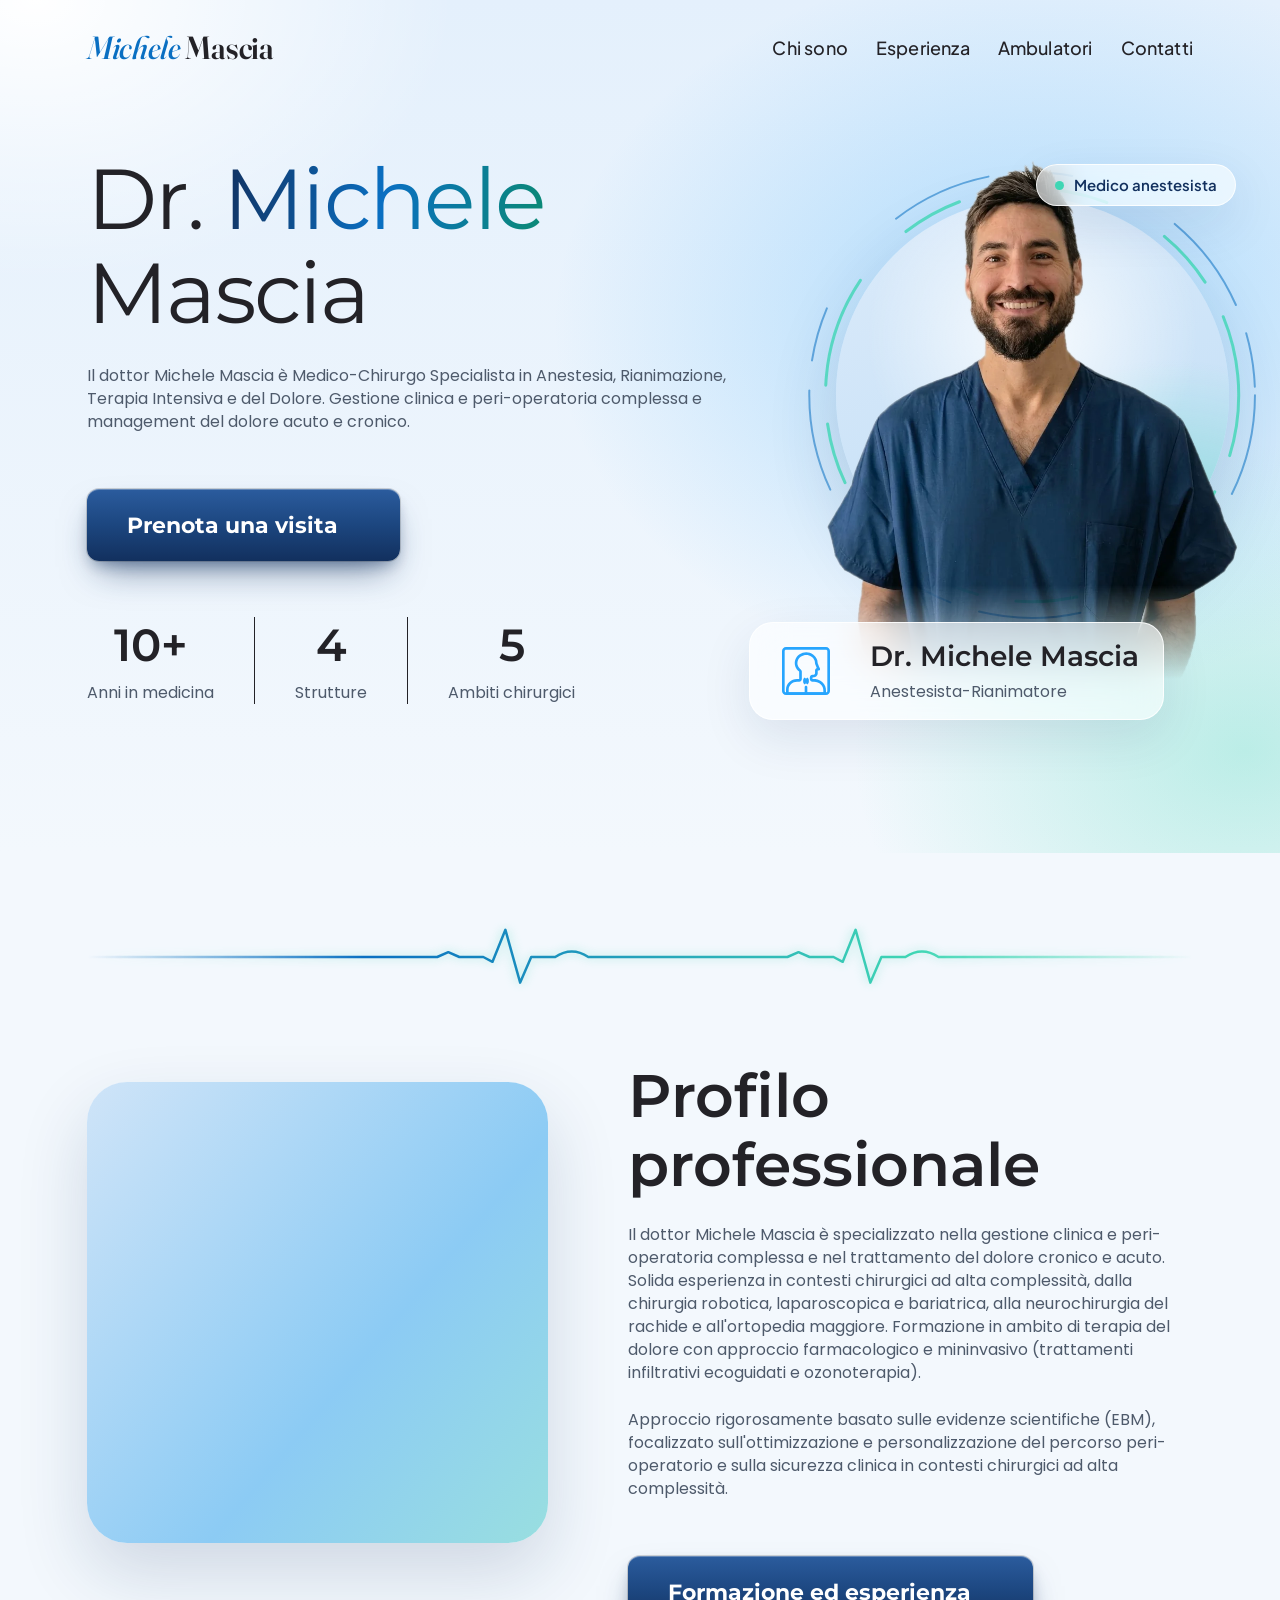
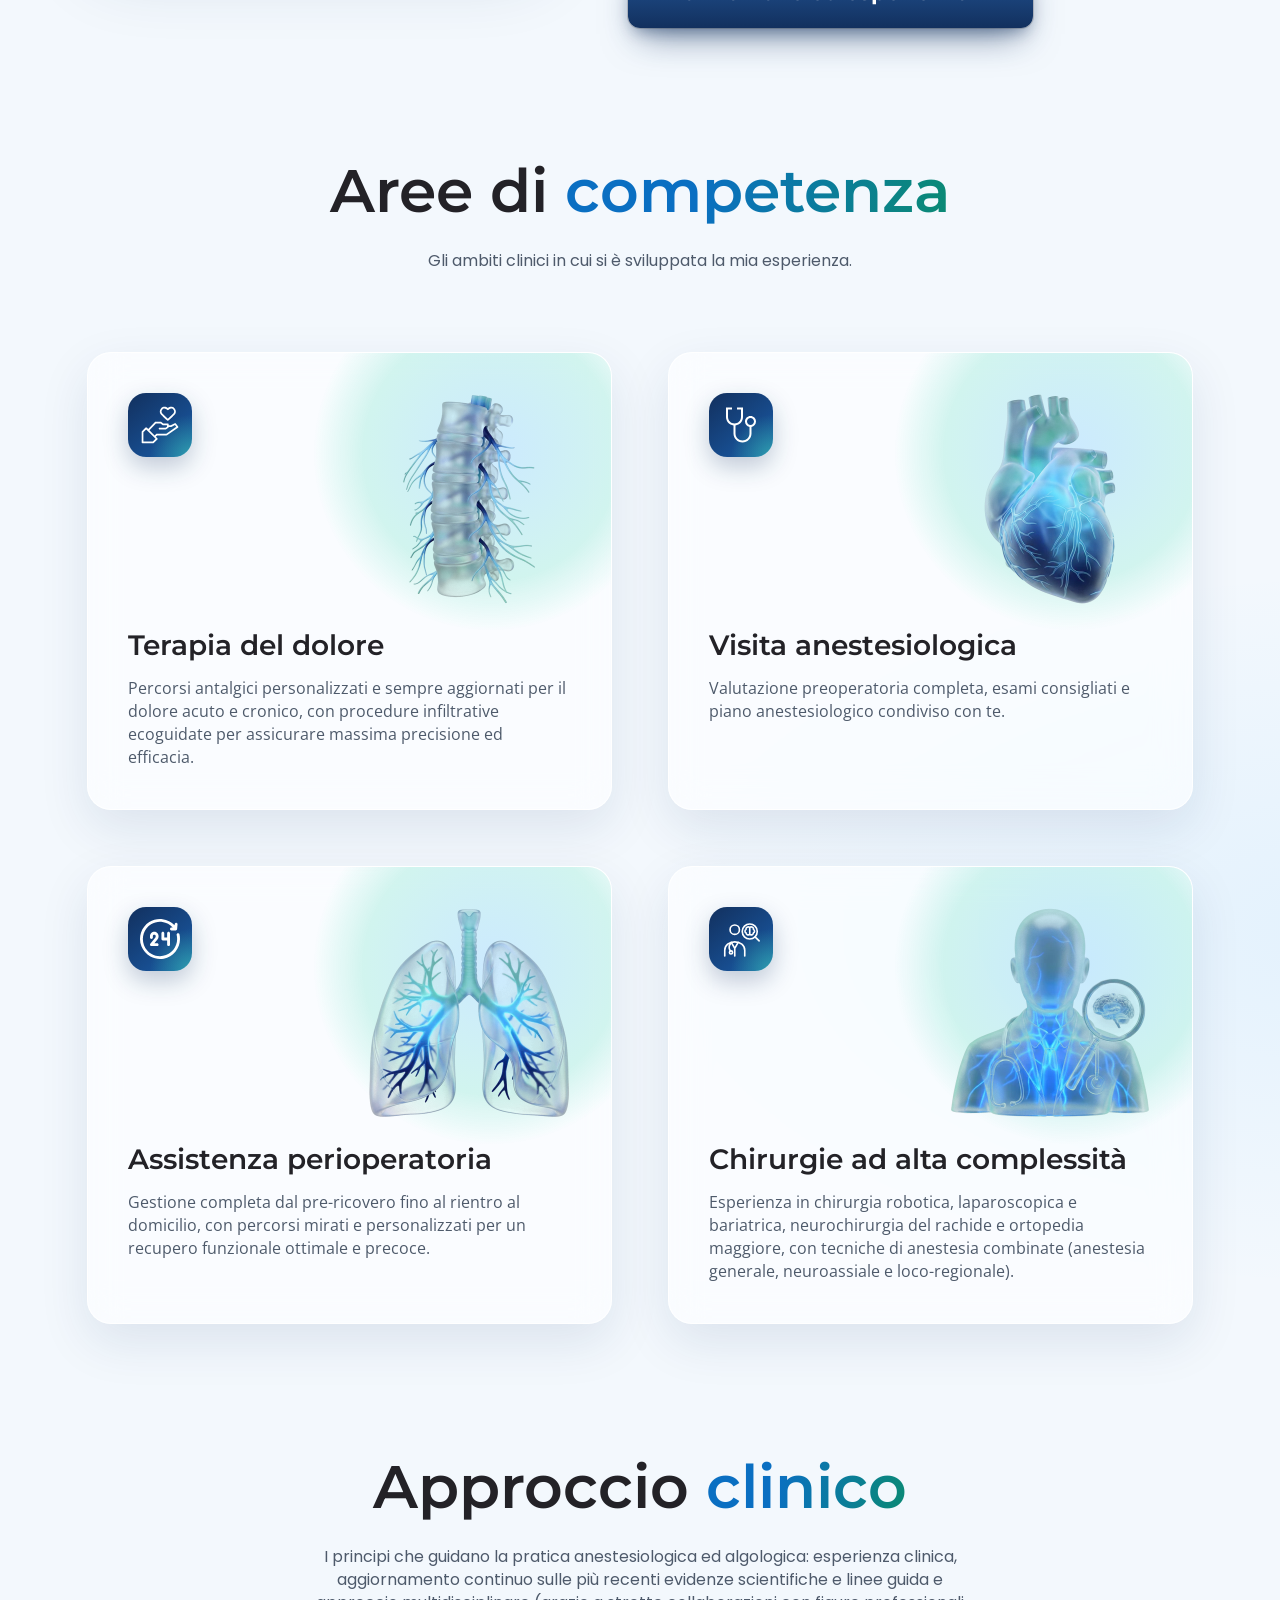
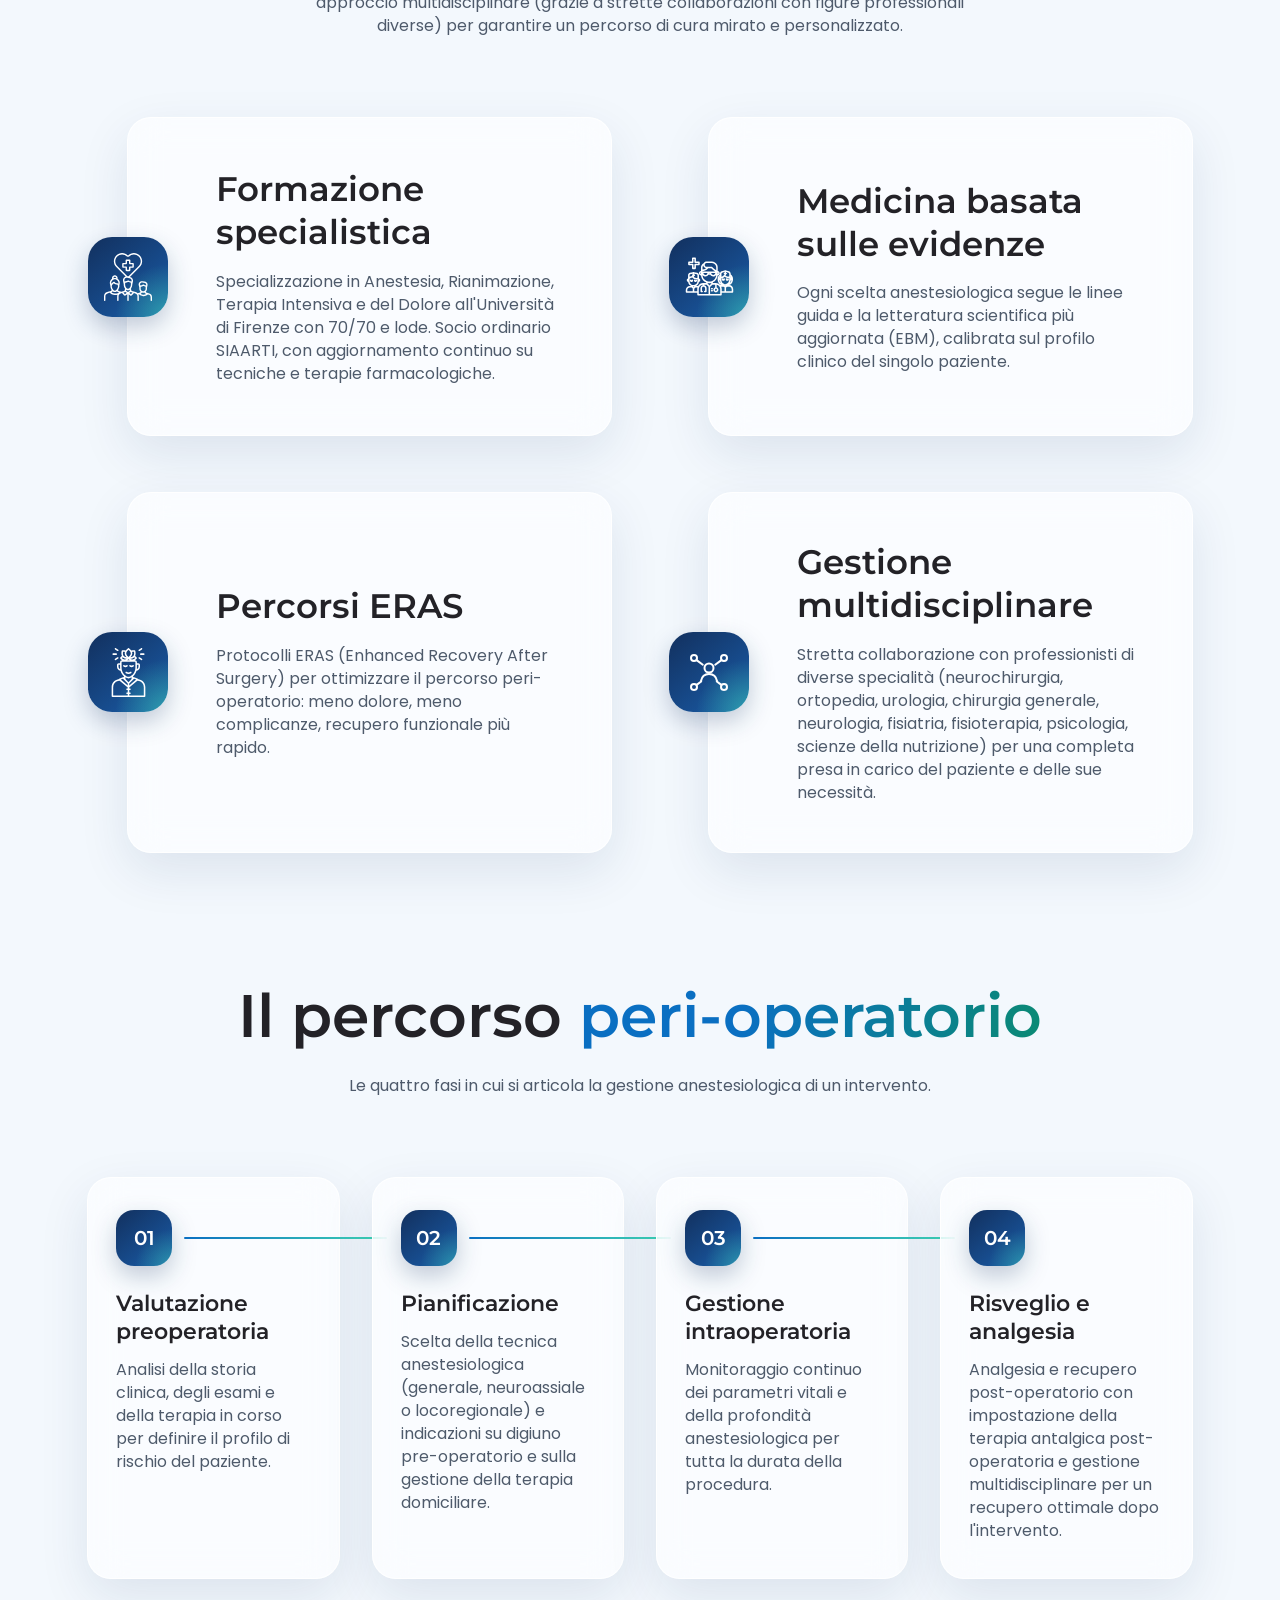
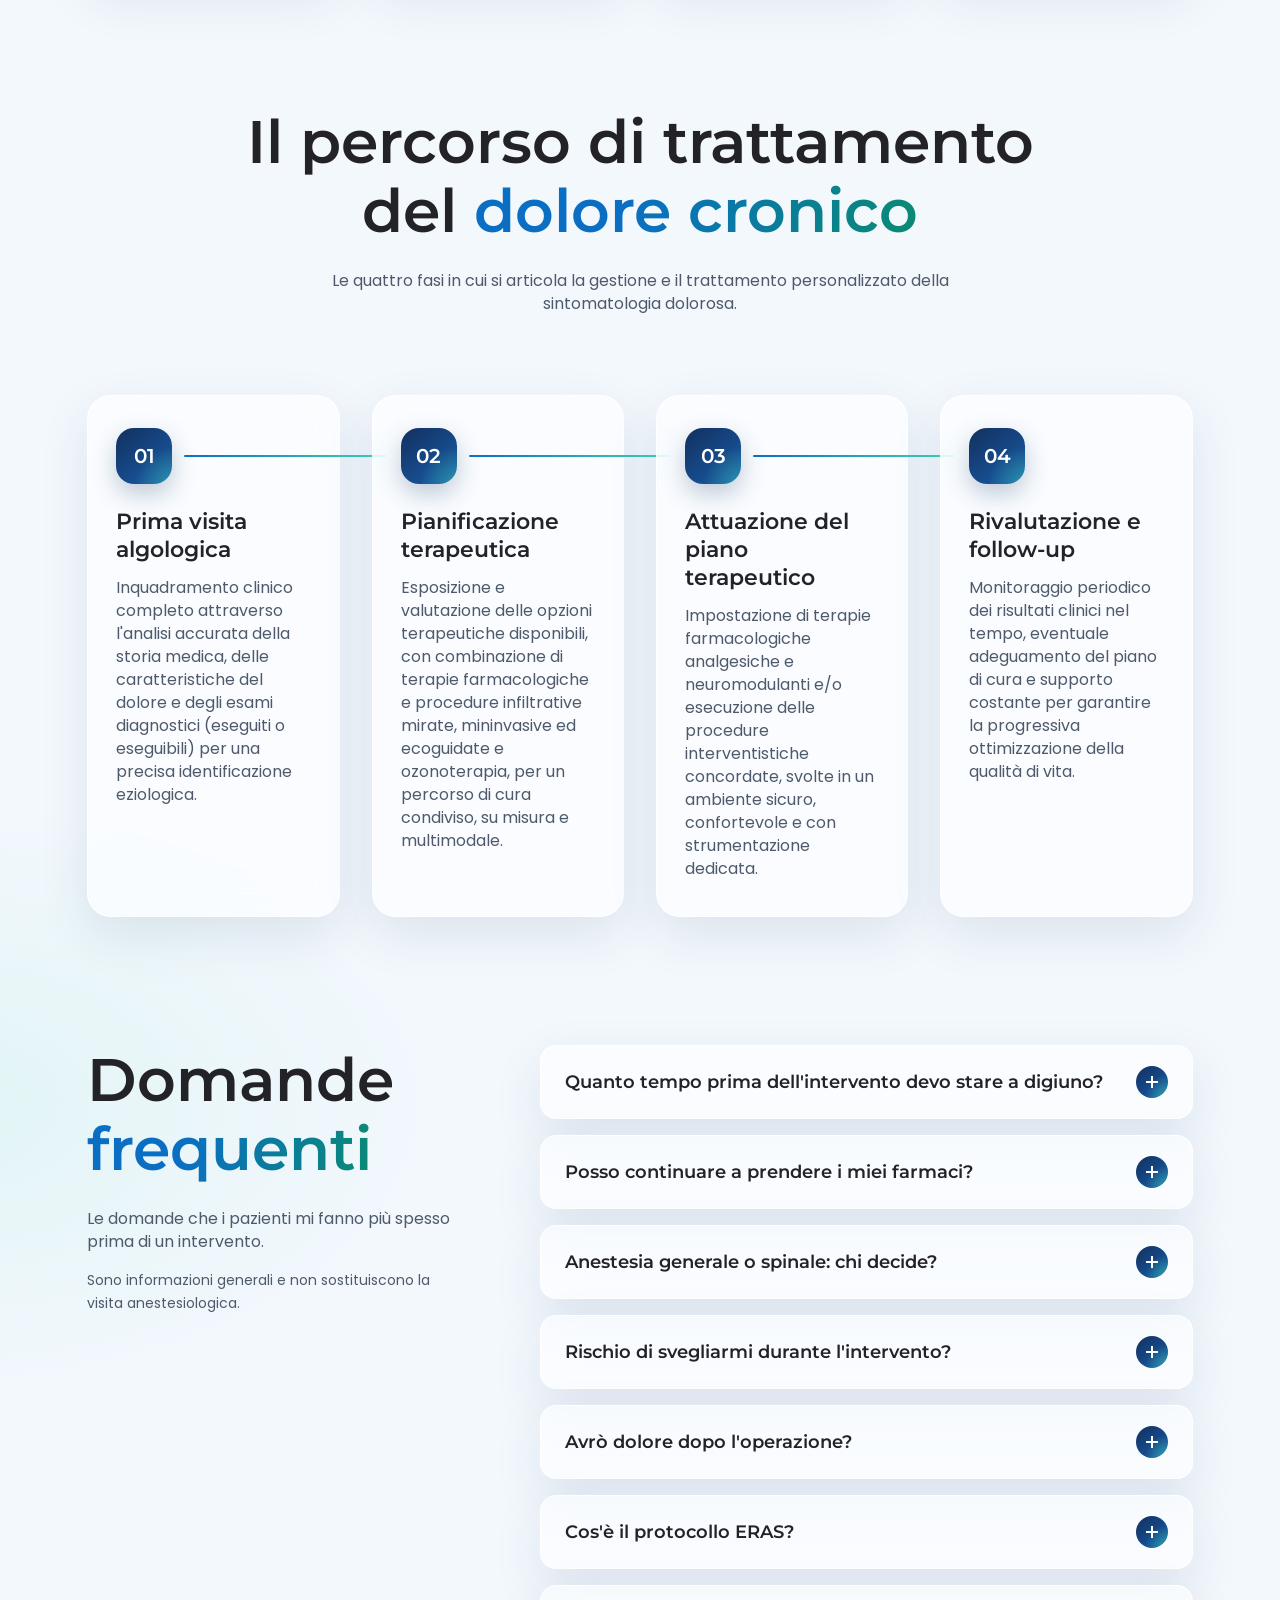
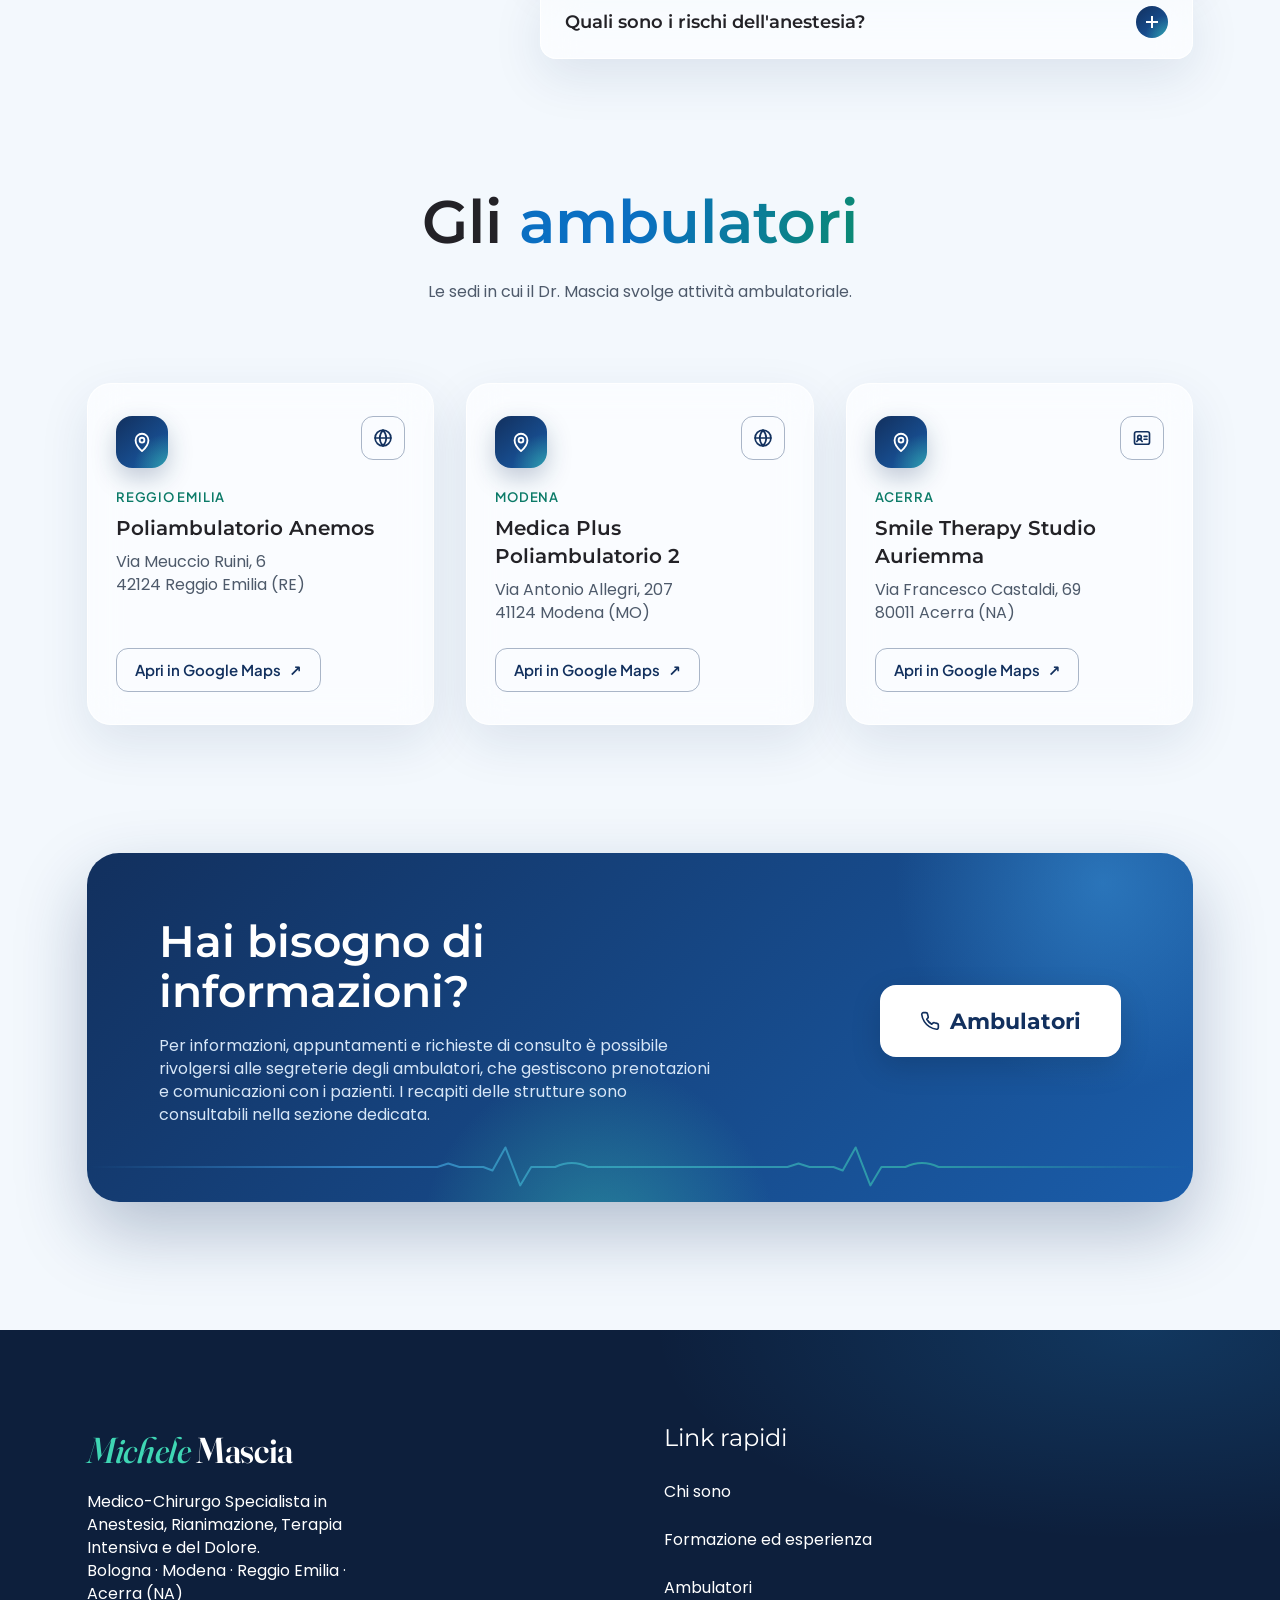
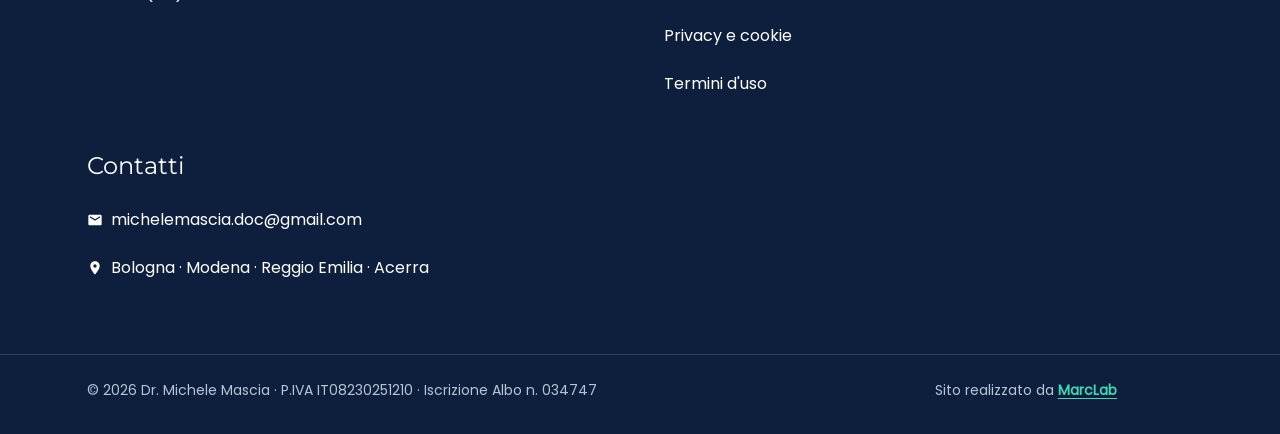
<file: index.html>
<!doctype html>
<html lang="it">
<head>
  <meta charset="utf-8">
  <meta name="viewport" content="width=device-width, initial-scale=1">
  <meta name="format-detection" content="telephone=no, email=no">
  <title>Dottor Michele Mascia | Anestesista-Rianimatore</title>
  <meta name="description" content="Dr. Michele Mascia, dottore specialista in Anestesia, Rianimazione, Terapia Intensiva e del Dolore. Chirurgia robotica, neurochirurgia e ortopedia maggiore.">
  <link rel="canonical" href="https://www.michelemascia.it/">
  <meta name="robots" content="index, follow">
  <meta name="theme-color" content="#12305E">

  <meta property="og:type" content="website">
  <meta property="og:locale" content="it_IT">
  <meta property="og:title" content="Dottor Michele Mascia | Anestesista-Rianimatore">
  <meta property="og:description" content="Dr. Michele Mascia, dottore specialista in Anestesia, Rianimazione, Terapia Intensiva e del Dolore. Chirurgia robotica, neurochirurgia e ortopedia maggiore.">
  <meta property="og:url" content="https://www.michelemascia.it/">
  <meta property="og:image" content="https://www.michelemascia.it/assets/img/michele-mascia-og.jpg">
  <meta property="og:image:alt" content="Il Dr. Michele Mascia in divisa medica">
  <meta property="og:image:width" content="1200">
  <meta property="og:image:height" content="630">
  <meta property="og:site_name" content="Dr. Michele Mascia">
  <meta name="twitter:card" content="summary_large_image">
  <meta name="twitter:image" content="https://www.michelemascia.it/assets/img/michele-mascia-og.jpg">

  <link rel="icon" href="favicon.svg" type="image/svg+xml">
  <link rel="icon" href="favicon.ico" sizes="48x48">
  <link rel="apple-touch-icon" href="apple-touch-icon.png">
  <link rel="preload" href="assets/fonts/montserrat-latin-e56e84.woff2" as="font" type="font/woff2" crossorigin>
  <link rel="preload" href="assets/fonts/poppins-latin-5a6413.woff2" as="font" type="font/woff2" crossorigin>
  <link rel="stylesheet" href="fonts.css">
  <link rel="stylesheet" href="styles.css">
  <script type="application/ld+json">
{
  "@context": "https://schema.org",
  "@type": "Physician",
  "name": "Dr. Michele Mascia",
  "alternateName": ["Dott. Michele Mascia", "Dottor Michele Mascia", "Dottore Michele Mascia", "Michele Mascia"],
  "medicalSpecialty": [
    "Anesthesia",
    "PainMedicine"
  ],
  "address": {
    "@type": "PostalAddress",
    "addressLocality": "Bologna",
    "addressRegion": "BO",
    "addressCountry": "IT"
  },
  "areaServed": [
    "Bologna",
    "Modena",
    "Reggio Emilia",
    "Acerra"
  ],
  "memberOf": {
    "@type": "Organization",
    "name": "SIAARTI"
  },
  "alumniOf": [
    {
      "@type": "CollegeOrUniversity",
      "name": "Università degli Studi di Firenze"
    },
    {
      "@type": "CollegeOrUniversity",
      "name": "Seconda Università di Napoli"
    }
  ],
  "url": "https://www.michelemascia.it/",
  "sameAs": [
    "https://www.grupposandonato.it/dottori/michele-mascia",
    "https://www.anemoscns.it/centro-medico/specialista/michele-mascia/"
  ],
  "image": [
    "https://www.michelemascia.it/assets/img/michele-mascia-profilo-1x1.jpg",
    "https://www.michelemascia.it/assets/img/michele-mascia-profilo-4x3.jpg",
    "https://www.michelemascia.it/assets/img/michele-mascia-profilo-16x9.jpg"
  ],
  "location": [
    {
      "@type": "MedicalClinic",
      "name": "Poliambulatorio Anemos",
      "url": "https://www.anemoscns.it/",
      "hasMap": "https://maps.app.goo.gl/2GRkThyEYUAiPACN7",
      "address": {
        "@type": "PostalAddress",
        "streetAddress": "Via Meuccio Ruini, 6",
        "postalCode": "42124",
        "addressLocality": "Reggio Emilia",
        "addressCountry": "IT"
      }
    },
    {
      "@type": "MedicalClinic",
      "name": "Medica Plus Poliambulatorio 2",
      "url": "https://www.medicaplus.it/",
      "hasMap": "https://maps.app.goo.gl/AveCn6s1imTVn1by8",
      "address": {
        "@type": "PostalAddress",
        "streetAddress": "Via Antonio Allegri, 207",
        "postalCode": "41124",
        "addressLocality": "Modena",
        "addressCountry": "IT"
      }
    },
    {
      "@type": "MedicalClinic",
      "name": "Smile Therapy Studio Auriemma",
      "hasMap": "https://maps.app.goo.gl/wtYGLZqLqUcjFcoJ7",
      "address": {
        "@type": "PostalAddress",
        "streetAddress": "Via Francesco Castaldi, 69",
        "postalCode": "80011",
        "addressLocality": "Acerra",
        "addressCountry": "IT"
      }
    }
  ]
}
  </script>
  <script type="application/ld+json">
{
  "@context": "https://schema.org",
  "@type": "FAQPage",
  "mainEntity": [
    {
      "@type": "Question",
      "name": "Quanto tempo prima dell'intervento devo stare a digiuno?",
      "acceptedAnswer": {
        "@type": "Answer",
        "text": "In genere niente cibo solido nelle 6 ore precedenti, mentre acqua e liquidi chiari (senza latte né polpa) sono consentiti fino a 2 ore prima. Le indicazioni precise per ogni caso vengono fornite durante la visita anestesiologica."
      }
    },
    {
      "@type": "Question",
      "name": "Posso continuare a prendere i miei farmaci?",
      "acceptedAnswer": {
        "@type": "Answer",
        "text": "Molti farmaci vanno presi regolarmente anche il giorno dell'intervento. Alcuni, come anticoagulanti, antiaggreganti e certi antidiabetici, vanno sospesi o modificati con tempi precisi. Porta alla visita l'elenco completo e non sospendere nulla di tua iniziativa."
      }
    },
    {
      "@type": "Question",
      "name": "Anestesia generale o spinale: chi decide?",
      "acceptedAnswer": {
        "@type": "Answer",
        "text": "La scelta dipende dal tipo di intervento, dalle tue condizioni di salute e anche dalle tue preferenze. La decisione viene presa con l'anestesista durante la valutazione preoperatoria. In chirurgia ortopedica e spinale si usano spesso tecniche locoregionali, da sole o insieme all'anestesia generale."
      }
    },
    {
      "@type": "Question",
      "name": "Rischio di svegliarmi durante l'intervento?",
      "acceptedAnswer": {
        "@type": "Answer",
        "text": "Durante l'anestesia generale i parametri vitali e la profondità dell'anestesia sono monitorati di continuo e il dosaggio viene adattato momento per momento. Il risveglio durante l'intervento è un evento molto raro."
      }
    },
    {
      "@type": "Question",
      "name": "Avrò dolore dopo l'operazione?",
      "acceptedAnswer": {
        "@type": "Answer",
        "text": "Il controllo del dolore inizia già in sala operatoria, ad esempio con blocchi nervosi mirati, e prosegue con una terapia personalizzata nei giorni successivi. L'obiettivo è farti muovere presto e con il minimo disagio."
      }
    },
    {
      "@type": "Question",
      "name": "Cos'è il protocollo ERAS?",
      "acceptedAnswer": {
        "@type": "Answer",
        "text": "ERAS (Enhanced Recovery After Surgery) è un insieme di pratiche basate sulle evidenze scientifiche, applicate prima, durante e dopo l'intervento: digiuno più breve, anestesia e analgesia mirate, mobilizzazione precoce. L'obiettivo è ridurre dolore e complicanze e tornare prima alla vita di tutti i giorni."
      }
    },
    {
      "@type": "Question",
      "name": "Quali sono i rischi dell'anestesia?",
      "acceptedAnswer": {
        "@type": "Answer",
        "text": "Oggi l'anestesia è molto sicura. Gli effetti più comuni, come nausea, mal di gola o brividi, sono lievi e passeggeri. I rischi specifici dipendono dalla storia clinica di ciascun paziente e vengono valutati durante la visita preoperatoria."
      }
    }
  ]
}
  </script>
</head>
<body id="top">
<a class="skip-link" href="#main">Vai al contenuto</a>

  <header class="site-header">
    <div class="container nav">
      <a href="#top" class="logo" aria-label="Michele Mascia, torna all'inizio"><span class="accent">Michele</span> Mascia</a>
      <button class="nav-toggle" aria-expanded="false" aria-controls="nav-menu" aria-label="Apri il menu">
        <span></span><span></span><span></span>
      </button>
      <nav id="nav-menu" class="nav-menu" aria-label="Navigazione principale">
        <a href="#chi-sono">Chi sono</a>
        <a href="curriculum.html">Esperienza</a>
        <a href="#ambulatori">Ambulatori</a>
        <a href="#contatti">Contatti</a>
      </nav>
    </div>
  </header>

  <main id="main">
    <!-- HERO -->
    <section class="hero">
      <div class="container hero-grid">
        <div class="hero-text">
          <h1>Dr. <span class="accent">Michele</span> Mascia</h1>
          <p class="lead">Il dottor Michele Mascia è Medico-Chirurgo Specialista in Anestesia, Rianimazione, Terapia Intensiva e del Dolore. Gestione clinica e peri-operatoria complessa e management del dolore acuto e cronico.</p>
          <a href="#prenota" class="btn">Prenota una visita</a>
          <ul class="stats" aria-label="In numeri">
            <li><strong>10+</strong><span>Anni in medicina</span></li>
            <li><strong>4</strong><span>Strutture</span></li>
            <li><strong>5</strong><span>Ambiti chirurgici</span></li>
          </ul>
        </div>
        <div class="hero-visual">
          <img src="assets/icons/hero-circle.svg" alt="" class="hero-circle" width="810" height="810">
          <!-- Foto del Dr. Mascia -->
          <span class="photo-chip">Medico anestesista</span>
          <div class="portrait">
            <div class="portrait-disc" aria-hidden="true">
              <svg class="portrait-rings" viewBox="0 0 100 100" focusable="false"><g class="ring ring--a"><circle cx="50" cy="50" r="48" pathLength="100"/></g><g class="ring ring--b"><circle cx="50" cy="50" r="44.5" pathLength="100"/></g></svg>
            </div>
            <img src="assets/img/michele-scontornato.webp" srcset="assets/img/michele-scontornato-480.webp 480w, assets/img/michele-scontornato.webp 776w" sizes="(max-width: 1024px) 340px, 500px" alt="Il dottor Michele Mascia, medico anestesista, in divisa medica" class="portrait-img" width="776" height="978" fetchpriority="high">
          </div>
          <div class="badge">
            <img src="assets/icons/doctor-badge.svg" alt="" width="64" height="64">
            <div>
              <p class="badge-name">Dr. Michele Mascia</p>
              <p class="badge-role">Anestesista-Rianimatore</p>
            </div>
          </div>
        </div>
      </div>
    </section>


    <!-- Traccia del monitor: separatore -->
    <div class="container ecg-divider">
      <svg class="ecg ecg--light" viewBox="0 0 1200 80" preserveAspectRatio="none" aria-hidden="true" focusable="false"><defs><linearGradient id="ecgGradA" x1="0" x2="1" y1="0" y2="0"><stop offset="0" stop-color="#0A6FC2" stop-opacity="0"/><stop offset=".25" stop-color="#0A6FC2"/><stop offset=".75" stop-color="#3FD6B4"/><stop offset="1" stop-color="#3FD6B4" stop-opacity="0"/></linearGradient></defs><path d="M0 40 H380 L392 34 L404 40 H430 L440 46 L454 6 L470 72 L482 40 H508 Q526 26 544 40 H760 L772 34 L784 40 H810 L820 46 L834 6 L850 72 L862 40 H888 Q906 26 924 40 H1200" pathLength="1" stroke="url(#ecgGradA)"/></svg>
    </div>

    <!-- CHI SONO -->
    <section class="section about" id="chi-sono">
      <div class="container about-grid">
        <!-- Foto del Dr. Mascia -->
        <div class="portrait portrait--about">
          <div class="portrait-disc" aria-hidden="true">
            <svg class="portrait-rings" viewBox="0 0 100 100" focusable="false"><g class="ring ring--a"><circle cx="50" cy="50" r="48" pathLength="100"/></g><g class="ring ring--b"><circle cx="50" cy="50" r="44.5" pathLength="100"/></g></svg>
          </div>
          <img src="assets/img/michele-scontornato.webp" srcset="assets/img/michele-scontornato-480.webp 480w, assets/img/michele-scontornato.webp 776w" sizes="(max-width: 1024px) 380px, 461px" alt="Ritratto del dottor Michele Mascia, medico anestesista, in divisa medica" class="portrait-img" width="776" height="978" loading="lazy" decoding="async">
        </div>
        <div>
          <h2>Profilo professionale</h2>
          <p>Il dottor Michele Mascia è specializzato nella gestione clinica e peri-operatoria complessa e nel trattamento del dolore cronico e acuto. Solida esperienza in contesti chirurgici ad alta complessità, dalla chirurgia robotica, laparoscopica e bariatrica, alla neurochirurgia del rachide e all'ortopedia maggiore. Formazione in ambito di terapia del dolore con approccio farmacologico e mininvasivo (trattamenti infiltrativi ecoguidati e ozonoterapia).</p>
          <p>Approccio rigorosamente basato sulle evidenze scientifiche (EBM), focalizzato sull'ottimizzazione e personalizzazione del percorso peri-operatorio e sulla sicurezza clinica in contesti chirurgici ad alta complessità.</p>
          <div class="about-actions">
            <a href="curriculum.html" class="btn">Formazione ed esperienza</a>
          </div>
        </div>
      </div>
    </section>



    <!-- AREE DI COMPETENZA -->
    <section class="section services" id="competenze">
      <div class="container">
        <header class="section-head">
          <h2>Aree di <span class="accent">competenza</span></h2>
          <p>Gli ambiti clinici in cui si è sviluppata la mia esperienza.</p>
        </header>
        <div class="services-grid">
          <article class="service-card">
            <img src="assets/img/organo-colonna.webp" alt="" class="organ organ--card" width="440" height="440" loading="lazy" decoding="async" aria-hidden="true">
            <div class="service-body">
              <span class="service-icon"><img src="assets/icons/care.svg" alt="" width="40" height="40"></span>
              <h3>Terapia del dolore</h3>
              <p>Percorsi antalgici personalizzati e sempre aggiornati per il dolore acuto e cronico, con procedure infiltrative ecoguidate per assicurare massima precisione ed efficacia.</p>
            </div>
          </article>
          <article class="service-card">
            <img src="assets/img/organo-cuore.webp" alt="" class="organ organ--card" width="440" height="440" loading="lazy" decoding="async" aria-hidden="true">
            <div class="service-body">
              <span class="service-icon"><img src="assets/icons/stethoscope.svg" alt="" width="40" height="40"></span>
              <h3>Visita anestesiologica</h3>
              <p>Valutazione preoperatoria completa, esami consigliati e piano anestesiologico condiviso con te.</p>
            </div>
          </article>
          <article class="service-card">
            <img src="assets/img/organo-polmoni-440.webp" alt="" class="organ organ--card" width="440" height="440" loading="lazy" decoding="async" aria-hidden="true">
            <div class="service-body">
              <span class="service-icon"><img src="assets/icons/h24.svg" alt="" width="40" height="40"></span>
              <h3>Assistenza perioperatoria</h3>
              <p>Gestione completa dal pre-ricovero fino al rientro al domicilio, con percorsi mirati e personalizzati per un recupero funzionale ottimale e precoce.</p>
            </div>
          </article>
          <article class="service-card">
            <img src="assets/img/organo-chirurgie-v3.webp" alt="" class="organ organ--card" width="440" height="440" loading="lazy" decoding="async" aria-hidden="true">
            <div class="service-body">
              <span class="service-icon"><img src="assets/icons/chirurgie-complesse.svg" alt="" width="40" height="40"></span>
              <h3>Chirurgie ad alta complessità</h3>
              <p>Esperienza in chirurgia robotica, laparoscopica e bariatrica, neurochirurgia del rachide e ortopedia maggiore, con tecniche di anestesia combinate (anestesia generale, neuroassiale e loco-regionale).</p>
            </div>
          </article>
        </div>
      </div>
    </section>

    <!-- APPROCCIO CLINICO -->
    <section class="section why">
      <div class="container">
        <header class="section-head">
          <h2>Approccio <span class="accent">clinico</span></h2>
          <p>I principi che guidano la pratica anestesiologica ed algologica: esperienza clinica, aggiornamento continuo sulle più recenti evidenze scientifiche e linee guida e approccio multidisciplinare (grazie a strette collaborazioni con figure professionali diverse) per garantire un percorso di cura mirato e personalizzato.</p>
        </header>
        <div class="why-grid">
          <article class="why-card">
            <span class="why-icon"><img src="assets/icons/healthcare.svg" alt="" width="48" height="48"></span>
            <h3>Formazione specialistica</h3>
            <p>Specializzazione in Anestesia, Rianimazione, Terapia Intensiva e del Dolore all'Università di Firenze con 70/70 e lode. Socio ordinario SIAARTI, con aggiornamento continuo su tecniche e terapie farmacologiche.</p>
          </article>
          <article class="why-card">
            <span class="why-icon"><img src="assets/icons/team.svg" alt="" width="49" height="49"></span>
            <h3>Medicina basata sulle evidenze</h3>
            <p>Ogni scelta anestesiologica segue le linee guida e la letteratura scientifica più aggiornata (EBM), calibrata sul profilo clinico del singolo paziente.</p>
          </article>
          <article class="why-card">
            <span class="why-icon"><img src="assets/icons/mindfulness.svg" alt="" width="49" height="49"></span>
            <h3>Percorsi ERAS</h3>
            <p>Protocolli ERAS (Enhanced Recovery After Surgery) per ottimizzare il percorso peri-operatorio: meno dolore, meno complicanze, recupero funzionale più rapido.</p>
          </article>
          <article class="why-card">
            <span class="why-icon"><img src="assets/icons/multidisciplinare.svg" alt="" width="44" height="44"></span>
            <h3>Gestione multidisciplinare</h3>
            <p>Stretta collaborazione con professionisti di diverse specialità (neurochirurgia, ortopedia, urologia, chirurgia generale, neurologia, fisiatria, fisioterapia, psicologia, scienze della nutrizione) per una completa presa in carico del paziente e delle sue necessità.</p>
          </article>
        </div>
      </div>
    </section>




    <!-- PERCORSO PERI-OPERATORIO -->
    <section class="section process" id="percorso">
      <div class="container">
        <header class="section-head">
          <h2>Il percorso <span class="accent">peri-operatorio</span></h2>
          <p>Le quattro fasi in cui si articola la gestione anestesiologica di un intervento.</p>
        </header>
        <ol class="steps">
          <li class="step">
            <span class="step-num" aria-hidden="true">01</span>
            <h3>Valutazione preoperatoria</h3>
            <p>Analisi della storia clinica, degli esami e della terapia in corso per definire il profilo di rischio del paziente.</p>
          </li>
          <li class="step">
            <span class="step-num" aria-hidden="true">02</span>
            <h3>Pianificazione</h3>
            <p>Scelta della tecnica anestesiologica (generale, neuroassiale o locoregionale) e indicazioni su digiuno pre-operatorio e sulla gestione della terapia domiciliare.</p>
          </li>
          <li class="step">
            <span class="step-num" aria-hidden="true">03</span>
            <h3>Gestione intraoperatoria</h3>
            <p>Monitoraggio continuo dei parametri vitali e della profondità anestesiologica per tutta la durata della procedura.</p>
          </li>
          <li class="step">
            <span class="step-num" aria-hidden="true">04</span>
            <h3>Risveglio e analgesia</h3>
            <p>Analgesia e recupero post-operatorio con impostazione della terapia antalgica post-operatoria e gestione multidisciplinare per un recupero ottimale dopo l'intervento.</p>
          </li>
        </ol>
      </div>
    </section>

    <!-- PERCORSO TERAPIA DEL DOLORE CRONICO -->
    <section class="section process process--dolore" id="percorso-dolore">
      <div class="container">
        <header class="section-head">
          <h2>Il percorso di trattamento del <span class="accent">dolore cronico</span></h2>
          <p>Le quattro fasi in cui si articola la gestione e il trattamento personalizzato della sintomatologia dolorosa.</p>
        </header>
        <ol class="steps">
          <li class="step">
            <span class="step-num" aria-hidden="true">01</span>
            <h3>Prima visita algologica</h3>
            <p>Inquadramento clinico completo attraverso l'analisi accurata della storia medica, delle caratteristiche del dolore e degli esami diagnostici (eseguiti o eseguibili) per una precisa identificazione eziologica.</p>
          </li>
          <li class="step">
            <span class="step-num" aria-hidden="true">02</span>
            <h3>Pianificazione terapeutica</h3>
            <p>Esposizione e valutazione delle opzioni terapeutiche disponibili, con combinazione di terapie farmacologiche e procedure infiltrative mirate, mininvasive ed ecoguidate e ozonoterapia, per un percorso di cura condiviso, su misura e multimodale.</p>
          </li>
          <li class="step">
            <span class="step-num" aria-hidden="true">03</span>
            <h3>Attuazione del piano terapeutico</h3>
            <p>Impostazione di terapie farmacologiche analgesiche e neuromodulanti e/o esecuzione delle procedure interventistiche concordate, svolte in un ambiente sicuro, confortevole e con strumentazione dedicata.</p>
          </li>
          <li class="step">
            <span class="step-num" aria-hidden="true">04</span>
            <h3>Rivalutazione e follow-up</h3>
            <p>Monitoraggio periodico dei risultati clinici nel tempo, eventuale adeguamento del piano di cura e supporto costante per garantire la progressiva ottimizzazione della qualità di vita.</p>
          </li>
        </ol>
      </div>
    </section>



    <!-- FAQ -->
    <section class="section faq" id="faq">
      <div class="container faq-grid">
        <header class="faq-head">
          <h2>Domande <span class="accent">frequenti</span></h2>
          <p>Le domande che i pazienti mi fanno più spesso prima di un intervento.</p>
          <p class="faq-note">Sono informazioni generali e non sostituiscono la visita anestesiologica.</p>
        </header>
        <div class="faq-list">
          <details class="faq-item" name="faq">
            <summary>Quanto tempo prima dell'intervento devo stare a digiuno?</summary>
            <div class="faq-answer"><p>In genere niente cibo solido nelle 6 ore precedenti, mentre acqua e liquidi chiari (senza latte né polpa) sono consentiti fino a 2 ore prima. Le indicazioni precise per ogni caso vengono fornite durante la visita anestesiologica.</p></div>
          </details>
          <details class="faq-item" name="faq">
            <summary>Posso continuare a prendere i miei farmaci?</summary>
            <div class="faq-answer"><p>Molti farmaci vanno presi regolarmente anche il giorno dell'intervento. Alcuni, come anticoagulanti, antiaggreganti e certi antidiabetici, vanno sospesi o modificati con tempi precisi. Porta alla visita l'elenco completo e non sospendere nulla di tua iniziativa.</p></div>
          </details>
          <details class="faq-item" name="faq">
            <summary>Anestesia generale o spinale: chi decide?</summary>
            <div class="faq-answer"><p>La scelta dipende dal tipo di intervento, dalle tue condizioni di salute e anche dalle tue preferenze. La decisione viene presa con l'anestesista durante la valutazione preoperatoria. In chirurgia ortopedica e spinale si usano spesso tecniche locoregionali, da sole o insieme all'anestesia generale.</p></div>
          </details>
          <details class="faq-item" name="faq">
            <summary>Rischio di svegliarmi durante l'intervento?</summary>
            <div class="faq-answer"><p>Durante l'anestesia generale i parametri vitali e la profondità dell'anestesia sono monitorati di continuo e il dosaggio viene adattato momento per momento. Il risveglio durante l'intervento è un evento molto raro.</p></div>
          </details>
          <details class="faq-item" name="faq">
            <summary>Avrò dolore dopo l'operazione?</summary>
            <div class="faq-answer"><p>Il controllo del dolore inizia già in sala operatoria, ad esempio con blocchi nervosi mirati, e prosegue con una terapia personalizzata nei giorni successivi. L'obiettivo è farti muovere presto e con il minimo disagio.</p></div>
          </details>
          <details class="faq-item" name="faq">
            <summary>Cos'è il protocollo ERAS?</summary>
            <div class="faq-answer"><p>ERAS (Enhanced Recovery After Surgery) è un insieme di pratiche basate sulle evidenze scientifiche, applicate prima, durante e dopo l'intervento: digiuno più breve, anestesia e analgesia mirate, mobilizzazione precoce. L'obiettivo è ridurre dolore e complicanze e tornare prima alla vita di tutti i giorni.</p></div>
          </details>
          <details class="faq-item" name="faq">
            <summary>Quali sono i rischi dell'anestesia?</summary>
            <div class="faq-answer"><p>Oggi l'anestesia è molto sicura. Gli effetti più comuni, come nausea, mal di gola o brividi, sono lievi e passeggeri. I rischi specifici dipendono dalla storia clinica di ciascun paziente e vengono valutati durante la visita preoperatoria.</p></div>
          </details>
        </div>
      </div>
    </section>



    <!-- AMBULATORI -->
    <section class="section sedi" id="ambulatori">
      <div class="container">
        <header class="section-head">
          <h2>Gli <span class="accent">ambulatori</span></h2>
          <p>Le sedi in cui il Dr. Mascia svolge attività ambulatoriale.</p>
        </header>
        <div class="sedi-grid">
          <article class="sede">
            <span class="sede-pin"><svg viewBox="0 0 24 24" width="22" height="22" fill="none" stroke="currentColor" stroke-width="2" stroke-linecap="round" stroke-linejoin="round" aria-hidden="true"><path d="M12 22s7-6.2 7-12a7 7 0 0 0-14 0c0 5.8 7 12 7 12z"/><circle cx="12" cy="10" r="2.6"/></svg></span>
            <p class="sede-city">Reggio Emilia</p>
            <a href="https://www.anemoscns.it/" class="sede-web" target="_blank" rel="noopener" aria-label="Sito web di Anemos (si apre in una nuova scheda)" title="Sito web"><svg viewBox="0 0 24 24" width="20" height="20" fill="none" stroke="currentColor" stroke-width="2" stroke-linecap="round" stroke-linejoin="round" aria-hidden="true"><circle cx="12" cy="12" r="9.5"/><path d="M2.5 12h19M12 2.5c2.6 2.8 3.9 6 3.9 9.5s-1.3 6.7-3.9 9.5c-2.6-2.8-3.9-6-3.9-9.5s1.3-6.7 3.9-9.5z"/></svg></a>
            <h3>Poliambulatorio Anemos</h3>
            <address>Via Meuccio Ruini, 6<br>42124 Reggio Emilia (RE)</address>
            <a href="https://maps.app.goo.gl/2GRkThyEYUAiPACN7" class="sede-link" target="_blank" rel="noopener">Apri in Google Maps <span class="sr-only">(si apre in una nuova scheda)</span></a>
          </article>
          <article class="sede">
            <span class="sede-pin"><svg viewBox="0 0 24 24" width="22" height="22" fill="none" stroke="currentColor" stroke-width="2" stroke-linecap="round" stroke-linejoin="round" aria-hidden="true"><path d="M12 22s7-6.2 7-12a7 7 0 0 0-14 0c0 5.8 7 12 7 12z"/><circle cx="12" cy="10" r="2.6"/></svg></span>
            <p class="sede-city">Modena</p>
            <a href="https://www.medicaplus.it/" class="sede-web" target="_blank" rel="noopener" aria-label="Sito web di Medica Plus (si apre in una nuova scheda)" title="Sito web"><svg viewBox="0 0 24 24" width="20" height="20" fill="none" stroke="currentColor" stroke-width="2" stroke-linecap="round" stroke-linejoin="round" aria-hidden="true"><circle cx="12" cy="12" r="9.5"/><path d="M2.5 12h19M12 2.5c2.6 2.8 3.9 6 3.9 9.5s-1.3 6.7-3.9 9.5c-2.6-2.8-3.9-6-3.9-9.5s1.3-6.7 3.9-9.5z"/></svg></a>
            <h3>Medica Plus Poliambulatorio 2</h3>
            <address>Via Antonio Allegri, 207<br>41124 Modena (MO)</address>
            <a href="https://maps.app.goo.gl/AveCn6s1imTVn1by8" class="sede-link" target="_blank" rel="noopener">Apri in Google Maps <span class="sr-only">(si apre in una nuova scheda)</span></a>
          </article>
          <article class="sede">
            <span class="sede-pin"><svg viewBox="0 0 24 24" width="22" height="22" fill="none" stroke="currentColor" stroke-width="2" stroke-linecap="round" stroke-linejoin="round" aria-hidden="true"><path d="M12 22s7-6.2 7-12a7 7 0 0 0-14 0c0 5.8 7 12 7 12z"/><circle cx="12" cy="10" r="2.6"/></svg></span>
            <p class="sede-city">Acerra</p>
            <a href="https://share.google/xDisJBlRIE7dnDnKQ" class="sede-web" target="_blank" rel="noopener" aria-label="Scheda Google di Smile Therapy Studio Auriemma con contatti (si apre in una nuova scheda)" title="Scheda Google con contatti"><svg viewBox="0 0 24 24" width="20" height="20" fill="none" stroke="currentColor" stroke-width="2" stroke-linecap="round" stroke-linejoin="round" aria-hidden="true"><rect x="3" y="4.5" width="18" height="15" rx="2.5"/><circle cx="9" cy="11" r="2.2"/><path d="M5.8 16.2c.6-1.7 1.8-2.6 3.2-2.6s2.6.9 3.2 2.6M14.5 10h3.5M14.5 13.5h3.5"/></svg></a>
            <h3>Smile Therapy Studio Auriemma</h3>
            <address>Via Francesco Castaldi, 69<br>80011 Acerra (NA)</address>
            <a href="https://maps.app.goo.gl/wtYGLZqLqUcjFcoJ7" class="sede-link" target="_blank" rel="noopener">Apri in Google Maps <span class="sr-only">(si apre in una nuova scheda)</span></a>
          </article>
        </div>
      </div>
    </section>

    <!-- CONTATTI: rimanda alle segreterie degli ambulatori -->
    <section class="section booking" id="prenota">
      <div class="container">
        <div class="booking-card">
          <svg class="ecg ecg--card" viewBox="0 0 1200 80" preserveAspectRatio="none" aria-hidden="true" focusable="false"><defs><linearGradient id="ecgGradB" x1="0" x2="1" y1="0" y2="0"><stop offset="0" stop-color="#4DB8FF" stop-opacity="0"/><stop offset=".25" stop-color="#4DB8FF"/><stop offset=".75" stop-color="#3FD6B4"/><stop offset="1" stop-color="#3FD6B4" stop-opacity="0"/></linearGradient></defs><path d="M0 40 H380 L392 34 L404 40 H430 L440 46 L454 6 L470 72 L482 40 H508 Q526 26 544 40 H760 L772 34 L784 40 H810 L820 46 L834 6 L850 72 L862 40 H888 Q906 26 924 40 H1200" pathLength="1" stroke="url(#ecgGradB)"/></svg>
          <div class="booking-text">
            <h2>Hai bisogno di informazioni?</h2>
            <p>Per informazioni, appuntamenti e richieste di consulto è possibile rivolgersi alle segreterie degli ambulatori, che gestiscono prenotazioni e comunicazioni con i pazienti. I recapiti delle strutture sono consultabili nella sezione dedicata.</p>
          </div>
          <div class="booking-actions">
            <a href="#ambulatori" class="btn btn--light"><svg class="btn-icon" viewBox="0 0 24 24" width="20" height="20" fill="none" stroke="currentColor" stroke-width="2" stroke-linecap="round" stroke-linejoin="round" aria-hidden="true" focusable="false"><path d="M22 16.9v3a2 2 0 0 1-2.2 2 19.8 19.8 0 0 1-8.6-3.1 19.5 19.5 0 0 1-6-6A19.8 19.8 0 0 1 2.1 4.2 2 2 0 0 1 4.1 2h3a2 2 0 0 1 2 1.7c.1 1 .4 1.9.7 2.8a2 2 0 0 1-.5 2.1L8.1 9.9a16 16 0 0 0 6 6l1.3-1.3a2 2 0 0 1 2.1-.4c.9.3 1.8.6 2.8.7a2 2 0 0 1 1.7 2z"/></svg>Ambulatori</a>
          </div>
        </div>
      </div>
    </section>
  </main>

  <!-- FOOTER -->
  <footer class="site-footer" id="contatti">
    <div class="container footer-grid">
      <div class="footer-brand">
        <p class="logo logo--footer"><span class="accent">Michele</span> Mascia</p>
        <p>Medico-Chirurgo Specialista in Anestesia, Rianimazione, Terapia Intensiva e del Dolore.<br>Bologna · Modena · Reggio Emilia · Acerra (NA)</p>
      </div>
      <nav class="footer-col" aria-label="Link rapidi">
        <h2>Link rapidi</h2>
        <a href="#chi-sono">Chi sono</a>
        <a href="curriculum.html">Formazione ed esperienza</a>
        <a href="#ambulatori">Ambulatori</a>
        <a href="privacy.html">Privacy e cookie</a>
        <a href="termini.html">Termini d'uso</a>
      </nav>
      <div class="footer-col">
        <h2>Contatti</h2>
        <span class="contact"><img src="assets/icons/mail.svg" alt="" width="16" height="16">michelemascia.doc@gmail.com</span>
        <a href="#ambulatori" class="contact"><img src="assets/icons/pin.svg" alt="" width="16" height="16">Bologna · Modena · Reggio&nbsp;Emilia · Acerra</a>
      </div>
    </div>
    <div class="container footer-bottom">
      <p>&copy; <span id="year">2026</span> Dr. Michele Mascia · P.IVA IT08230251210 · Iscrizione Albo n. 034747</p>
      <p class="credit">Sito realizzato da <a href="https://linktr.ee/marclabwebdesigner" target="_blank" rel="noopener noreferrer">MarcLab<span class="sr-only"> (i miei contatti, si apre in una nuova scheda)</span></a></p>
    </div>
  </footer>

  <aside aria-label="Torna in alto">
  <a href="#top" class="back-to-top" aria-label="Torna in alto">
    <svg width="20" height="20" viewBox="0 0 24 24" fill="none" aria-hidden="true"><path d="M12 19V5M5 12l7-7 7 7" stroke="currentColor" stroke-width="2.4" stroke-linecap="round" stroke-linejoin="round"/></svg>
  </a>
  </aside>

  <script src="main.js" defer></script>
</body>
</html>
</file>
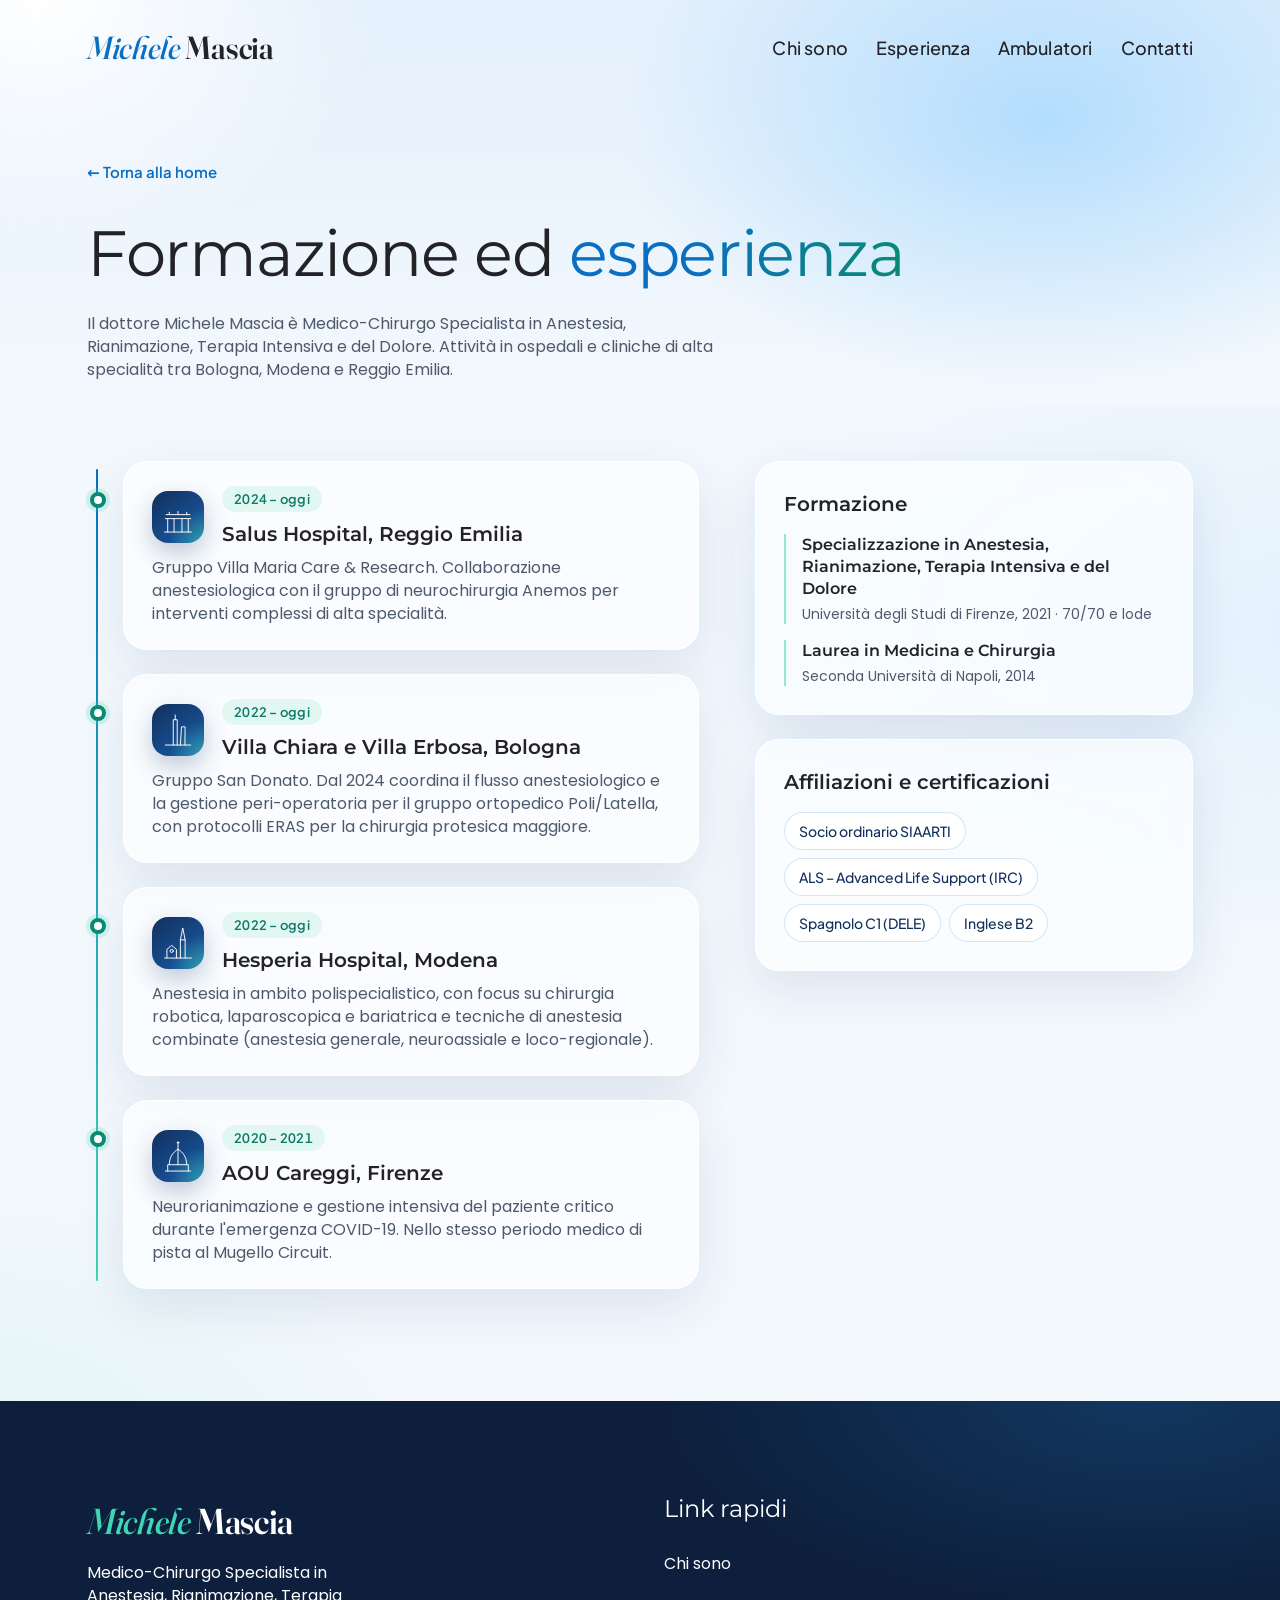
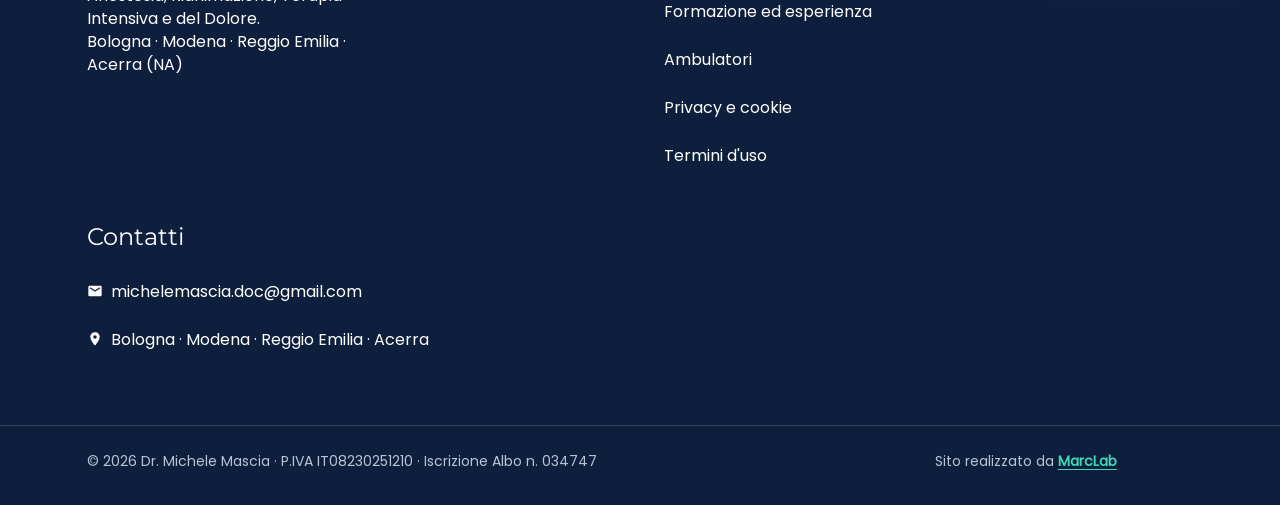
<file: curriculum.html>
<!doctype html>
<html lang="it">
<head>
  <meta charset="utf-8">
  <meta name="viewport" content="width=device-width, initial-scale=1">
  <meta name="format-detection" content="telephone=no, email=no">
  <title>Dottor Michele Mascia: formazione ed esperienza</title>
  <meta name="description" content="Formazione ed esperienza del dottore Michele Mascia, anestesista: Salus Hospital, Villa Chiara, Hesperia Hospital, Careggi. Specializzato a Firenze con lode.">
  <link rel="canonical" href="https://www.michelemascia.it/curriculum.html">
  <meta name="robots" content="index, follow">
  <meta name="theme-color" content="#12305E">

  <meta property="og:type" content="website">
  <meta property="og:locale" content="it_IT">
  <meta property="og:title" content="Dottor Michele Mascia: formazione ed esperienza">
  <meta property="og:description" content="Formazione ed esperienza del dottore Michele Mascia, anestesista: Salus Hospital, Villa Chiara, Hesperia Hospital, Careggi. Specializzato a Firenze con lode.">
  <meta property="og:url" content="https://www.michelemascia.it/curriculum.html">
  <meta property="og:image" content="https://www.michelemascia.it/assets/img/michele-mascia-og.jpg">
  <meta property="og:image:alt" content="Il Dr. Michele Mascia in divisa medica">
  <meta property="og:image:width" content="1200">
  <meta property="og:image:height" content="630">
  <meta property="og:site_name" content="Dr. Michele Mascia">
  <meta name="twitter:card" content="summary_large_image">
  <meta name="twitter:image" content="https://www.michelemascia.it/assets/img/michele-mascia-og.jpg">

  <link rel="icon" href="favicon.svg" type="image/svg+xml">
  <link rel="icon" href="favicon.ico" sizes="48x48">
  <link rel="apple-touch-icon" href="apple-touch-icon.png">
  <link rel="preload" href="assets/fonts/montserrat-latin-e56e84.woff2" as="font" type="font/woff2" crossorigin>
  <link rel="preload" href="assets/fonts/poppins-latin-5a6413.woff2" as="font" type="font/woff2" crossorigin>
  <link rel="stylesheet" href="fonts.css">
  <link rel="stylesheet" href="styles.css">
  <script type="application/ld+json">
{
  "@context": "https://schema.org",
  "@type": "BreadcrumbList",
  "itemListElement": [
    {
      "@type": "ListItem",
      "position": 1,
      "name": "Home",
      "item": "https://www.michelemascia.it/"
    },
    {
      "@type": "ListItem",
      "position": 2,
      "name": "Formazione ed esperienza",
      "item": "https://www.michelemascia.it/curriculum.html"
    }
  ]
}
  </script>
</head>
<body id="top">
  <a class="skip-link" href="#main">Vai al contenuto</a>

  <header class="site-header">
    <div class="container nav">
      <a href="index.html" class="logo" aria-label="Michele Mascia, torna all'inizio"><span class="accent">Michele</span> Mascia</a>
      <button class="nav-toggle" aria-expanded="false" aria-controls="nav-menu" aria-label="Apri il menu">
        <span></span><span></span><span></span>
      </button>
      <nav id="nav-menu" class="nav-menu" aria-label="Navigazione principale">
        <a href="index.html#chi-sono">Chi sono</a>
        <a href="curriculum.html">Esperienza</a>
        <a href="index.html#ambulatori">Ambulatori</a>
        <a href="#contatti">Contatti</a>
      </nav>
    </div>
  </header>

  <main id="main">
    <section class="page-hero">
      <div class="container">
        <a href="index.html#chi-sono" class="back-link">← Torna alla home</a>
        <h1>Formazione ed <span class="accent">esperienza</span></h1>
        <p class="lead">Il dottore Michele Mascia è Medico-Chirurgo Specialista in Anestesia, Rianimazione, Terapia Intensiva e del Dolore. Attività in ospedali e cliniche di alta specialità tra Bologna, Modena e Reggio Emilia.</p>
      </div>
    </section>

    <!-- FORMAZIONE ED ESPERIENZA -->
    <section class="section career career--page" id="percorso-professionale">
      <div class="container">
        <div class="career-grid">
          <div>
          <h2 class="sr-only">Esperienza professionale</h2>
          <ol class="timeline">
            <li class="tl-item">
              <span class="tl-city" aria-hidden="true"><svg viewBox="0 0 48 48" width="38" height="38" fill="none" stroke="currentColor" stroke-width="1.2" stroke-linecap="round" stroke-linejoin="round" focusable="false"><path d="M7 43h34"/><path d="M11 43V26M19 43V26M29 43V26M37 43V26"/><path d="M8 26h32"/><path d="M9 21h30"/><path d="M13 21v-3M24 21v-4M35 21v-3"/></svg></span>
              <span class="tl-date">2024 – oggi</span>
              <h3>Salus Hospital, Reggio Emilia</h3>
              <p>Gruppo Villa Maria Care &amp; Research. Collaborazione anestesiologica con il gruppo di neurochirurgia Anemos per interventi complessi di alta specialità.</p>
            </li>
            <li class="tl-item">
              <span class="tl-city" aria-hidden="true"><svg viewBox="0 0 48 48" width="38" height="38" fill="none" stroke="currentColor" stroke-width="1.2" stroke-linecap="round" stroke-linejoin="round" focusable="false"><path d="M8 43h32"/><path d="M18 43V11h5v32"/><path d="M20.5 11V5"/><path d="M27 43l1.4-23h4.6l-.3 23"/></svg></span>
              <span class="tl-date">2022 – oggi</span>
              <h3>Villa Chiara e Villa Erbosa, Bologna</h3>
              <p>Gruppo San Donato. Dal 2024 coordina il flusso anestesiologico e la gestione peri-operatoria per il gruppo ortopedico Poli/Latella, con protocolli ERAS per la chirurgia protesica maggiore.</p>
            </li>
            <li class="tl-item">
              <span class="tl-city" aria-hidden="true"><svg viewBox="0 0 48 48" width="38" height="38" fill="none" stroke="currentColor" stroke-width="1.2" stroke-linecap="round" stroke-linejoin="round" focusable="false"><path d="M7 43h34"/><path d="M27 43V20h6v23"/><path d="M27 20l3-15 3 15"/><path d="M10 43V32l6-5 6 5v11"/><circle cx="16" cy="34" r="2"/></svg></span>
              <span class="tl-date">2022 – oggi</span>
              <h3>Hesperia Hospital, Modena</h3>
              <p>Anestesia in ambito polispecialistico, con focus su chirurgia robotica, laparoscopica e bariatrica e tecniche di anestesia combinate (anestesia generale, neuroassiale e loco-regionale).</p>
            </li>
            <li class="tl-item">
              <span class="tl-city" aria-hidden="true"><svg viewBox="0 0 48 48" width="38" height="38" fill="none" stroke="currentColor" stroke-width="1.2" stroke-linecap="round" stroke-linejoin="round" focusable="false"><path d="M8 43h32"/><path d="M11 43v-8h26v8"/><path d="M13 35c0-10 5-16 11-19.5C30 19 35 25 35 35"/><path d="M24 15.5V35"/><path d="M24 15.5V8"/><circle cx="24" cy="7" r="1"/></svg></span>
              <span class="tl-date">2020 – 2021</span>
              <h3>AOU Careggi, Firenze</h3>
              <p>Neurorianimazione e gestione intensiva del paziente critico durante l'emergenza COVID-19. Nello stesso periodo medico di pista al Mugello Circuit.</p>
            </li>
          </ol>
          </div>
          <aside class="career-side">
            <div class="career-card">
              <h3>Formazione</h3>
              <ul class="edu-list">
                <li><strong>Specializzazione in Anestesia, Rianimazione, Terapia Intensiva e del Dolore</strong><span>Università degli Studi di Firenze, 2021 · 70/70 e lode</span></li>
                <li><strong>Laurea in Medicina e Chirurgia</strong><span>Seconda Università di Napoli, 2014</span></li>
              </ul>
            </div>
            <div class="career-card">
              <h3>Affiliazioni e certificazioni</h3>
              <ul class="tag-list">
                <li>Socio ordinario SIAARTI</li>
                <li>ALS – Advanced Life Support (IRC)</li>
                <li>Spagnolo C1 (DELE)</li>
                <li>Inglese B2</li>
              </ul>
            </div>
          </aside>
        </div>
      </div>
    </section>

  </main>

  <!-- FOOTER -->
  <footer class="site-footer" id="contatti">
    <div class="container footer-grid">
      <div class="footer-brand">
        <p class="logo logo--footer"><span class="accent">Michele</span> Mascia</p>
        <p>Medico-Chirurgo Specialista in Anestesia, Rianimazione, Terapia Intensiva e del Dolore.<br>Bologna · Modena · Reggio Emilia · Acerra (NA)</p>
      </div>
      <nav class="footer-col" aria-label="Link rapidi">
        <h2>Link rapidi</h2>
        <a href="index.html#chi-sono">Chi sono</a>
        <a href="curriculum.html">Formazione ed esperienza</a>
        <a href="index.html#ambulatori">Ambulatori</a>
        <a href="privacy.html">Privacy e cookie</a>
        <a href="termini.html">Termini d'uso</a>
      </nav>
      <div class="footer-col">
        <h2>Contatti</h2>
        <span class="contact"><img src="assets/icons/mail.svg" alt="" width="16" height="16">michelemascia.doc@gmail.com</span>
        <a href="index.html#ambulatori" class="contact"><img src="assets/icons/pin.svg" alt="" width="16" height="16">Bologna · Modena · Reggio&nbsp;Emilia · Acerra</a>
      </div>
    </div>
    <div class="container footer-bottom">
      <p>&copy; <span id="year">2026</span> Dr. Michele Mascia · P.IVA IT08230251210 · Iscrizione Albo n. 034747</p>
      <p class="credit">Sito realizzato da <a href="https://linktr.ee/marclabwebdesigner" target="_blank" rel="noopener noreferrer">MarcLab<span class="sr-only"> (i miei contatti, si apre in una nuova scheda)</span></a></p>
    </div>
  </footer>

  <aside aria-label="Torna in alto">
  <a href="#top" class="back-to-top" aria-label="Torna in alto">
    <svg width="20" height="20" viewBox="0 0 24 24" fill="none" aria-hidden="true"><path d="M12 19V5M5 12l7-7 7 7" stroke="currentColor" stroke-width="2.4" stroke-linecap="round" stroke-linejoin="round"/></svg>
  </a>
  </aside>

  <script src="main.js" defer></script>
</body>
</html>
</file>
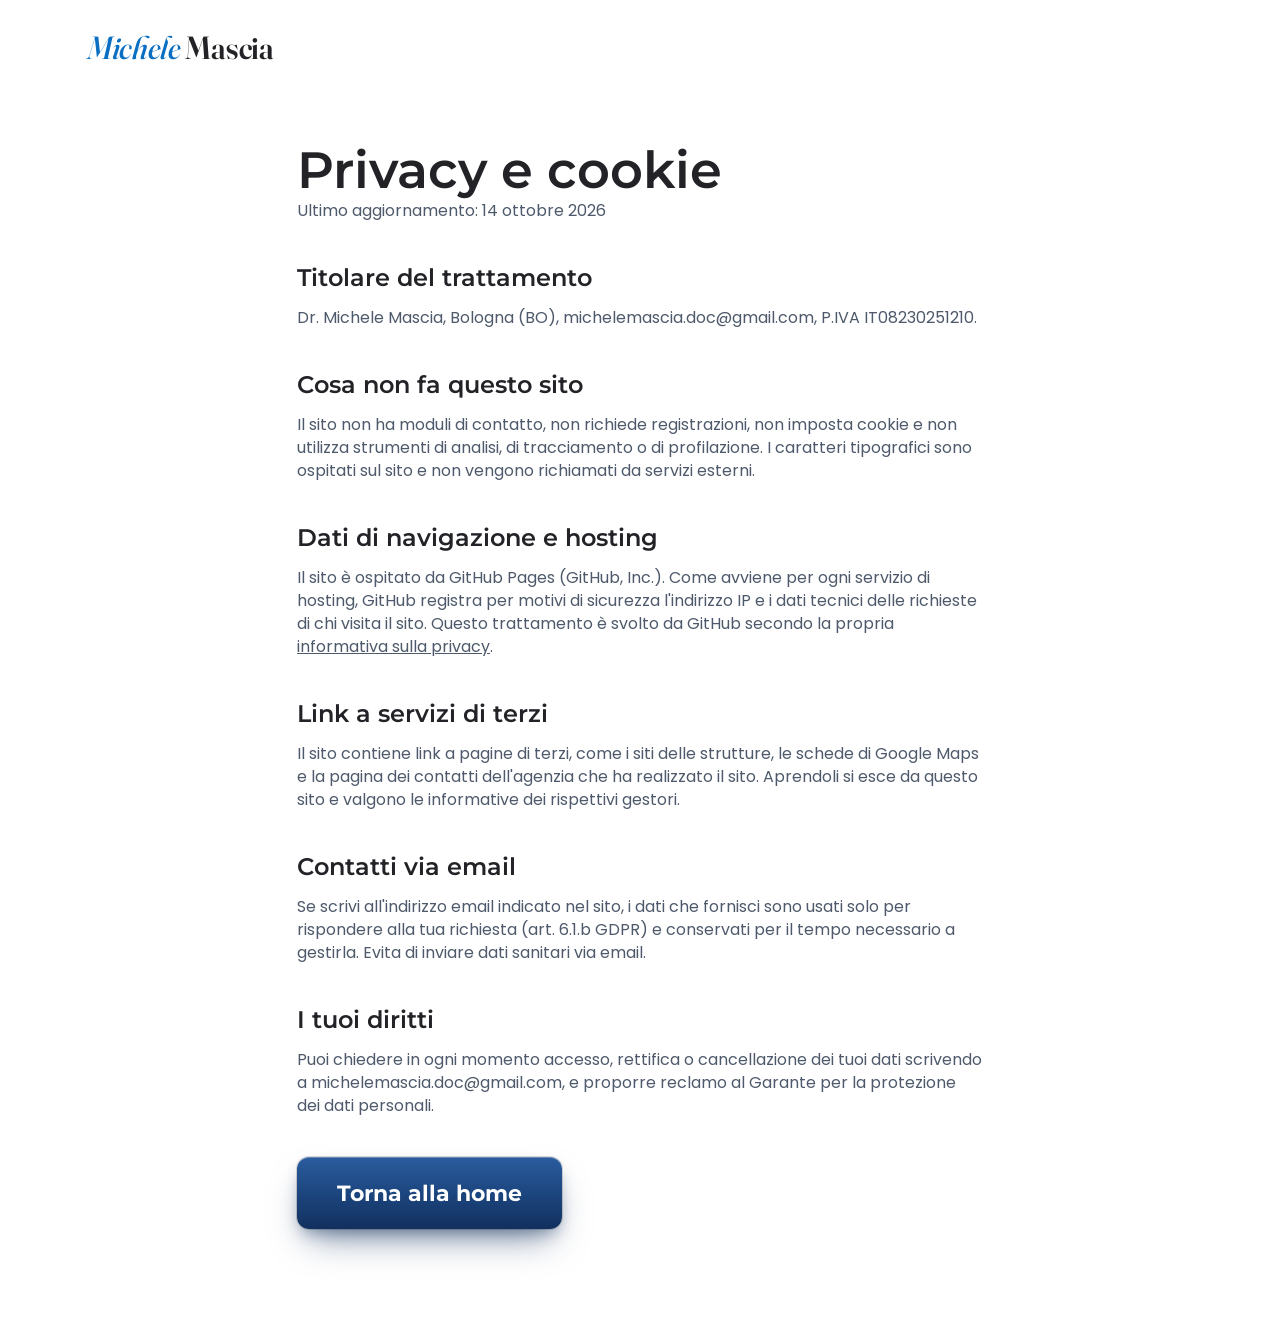
<file: privacy.html>
<!doctype html>
<html lang="it">
<head>
  <meta charset="utf-8">
  <meta name="viewport" content="width=device-width, initial-scale=1">
  <meta name="format-detection" content="telephone=no, email=no">
  <title>Privacy e cookie | Dr. Michele Mascia</title>
  <meta name="description" content="Informativa sul trattamento dei dati personali e sull'uso dei cookie del sito del Dr. Michele Mascia.">
  <meta name="robots" content="noindex, follow">
  <link rel="canonical" href="https://www.michelemascia.it/privacy.html">
  <link rel="icon" href="favicon.svg" type="image/svg+xml">
  <link rel="icon" href="favicon.ico" sizes="48x48">
  <link rel="apple-touch-icon" href="apple-touch-icon.png">
  <link rel="preload" href="assets/fonts/montserrat-latin-e56e84.woff2" as="font" type="font/woff2" crossorigin>
  <link rel="preload" href="assets/fonts/poppins-latin-5a6413.woff2" as="font" type="font/woff2" crossorigin>
  <link rel="stylesheet" href="fonts.css">
  <link rel="stylesheet" href="styles.css">
  <style>
    .legal { background: var(--white); padding: 140px 0 96px; }
    .legal .container { max-width: 860px; }
    .legal h1 { font: 600 clamp(34px, 4vw, 52px)/1.16 var(--font-head); color: var(--heading); }
    .legal h2 { font: 600 24px/32px var(--font-head); color: var(--heading); margin: 40px 0 12px; }
    .legal p, .legal li { margin-bottom: 12px; }
    .legal .note { background: var(--bg-hero); padding: 16px 20px; border-radius: var(--r-sm); margin-top: 24px; }
    .legal-header { position: absolute; top: 0; left: 0; right: 0; }
  </style>
</head>
<body>
  <header class="legal-header"><div class="container nav"><a href="/" class="logo"><span class="accent">Michele</span> Mascia</a></div></header>
  <main class="legal">
    <div class="container">
      <h1>Privacy e cookie</h1>
      <p>Ultimo aggiornamento: 14 ottobre 2026</p>

      <h2>Titolare del trattamento</h2>
      <p>Dr. Michele Mascia, Bologna (BO), michelemascia.doc@gmail.com, P.IVA IT08230251210.</p>

      <h2>Cosa non fa questo sito</h2>
      <p>Il sito non ha moduli di contatto, non richiede registrazioni, non imposta cookie e non utilizza strumenti di analisi, di tracciamento o di profilazione. I caratteri tipografici sono ospitati sul sito e non vengono richiamati da servizi esterni.</p>

      <h2>Dati di navigazione e hosting</h2>
      <p>Il sito è ospitato da GitHub Pages (GitHub, Inc.). Come avviene per ogni servizio di hosting, GitHub registra per motivi di sicurezza l'indirizzo IP e i dati tecnici delle richieste di chi visita il sito. Questo trattamento è svolto da GitHub secondo la propria <a href="https://docs.github.com/en/site-policy/privacy-policies/github-general-privacy-statement" target="_blank" rel="noopener noreferrer">informativa sulla privacy</a>.</p>

      <h2>Link a servizi di terzi</h2>
      <p>Il sito contiene link a pagine di terzi, come i siti delle strutture, le schede di Google Maps e la pagina dei contatti dell'agenzia che ha realizzato il sito. Aprendoli si esce da questo sito e valgono le informative dei rispettivi gestori.</p>

      <h2>Contatti via email</h2>
      <p>Se scrivi all'indirizzo email indicato nel sito, i dati che fornisci sono usati solo per rispondere alla tua richiesta (art. 6.1.b GDPR) e conservati per il tempo necessario a gestirla. Evita di inviare dati sanitari via email.</p>

      <h2>I tuoi diritti</h2>
      <p>Puoi chiedere in ogni momento accesso, rettifica o cancellazione dei tuoi dati scrivendo a michelemascia.doc@gmail.com, e proporre reclamo al Garante per la protezione dei dati personali.</p>

      <p style="margin-top:40px"><a href="/" class="btn">Torna alla home</a></p>
    </div>
  </main>
</body>
</html>
</file>
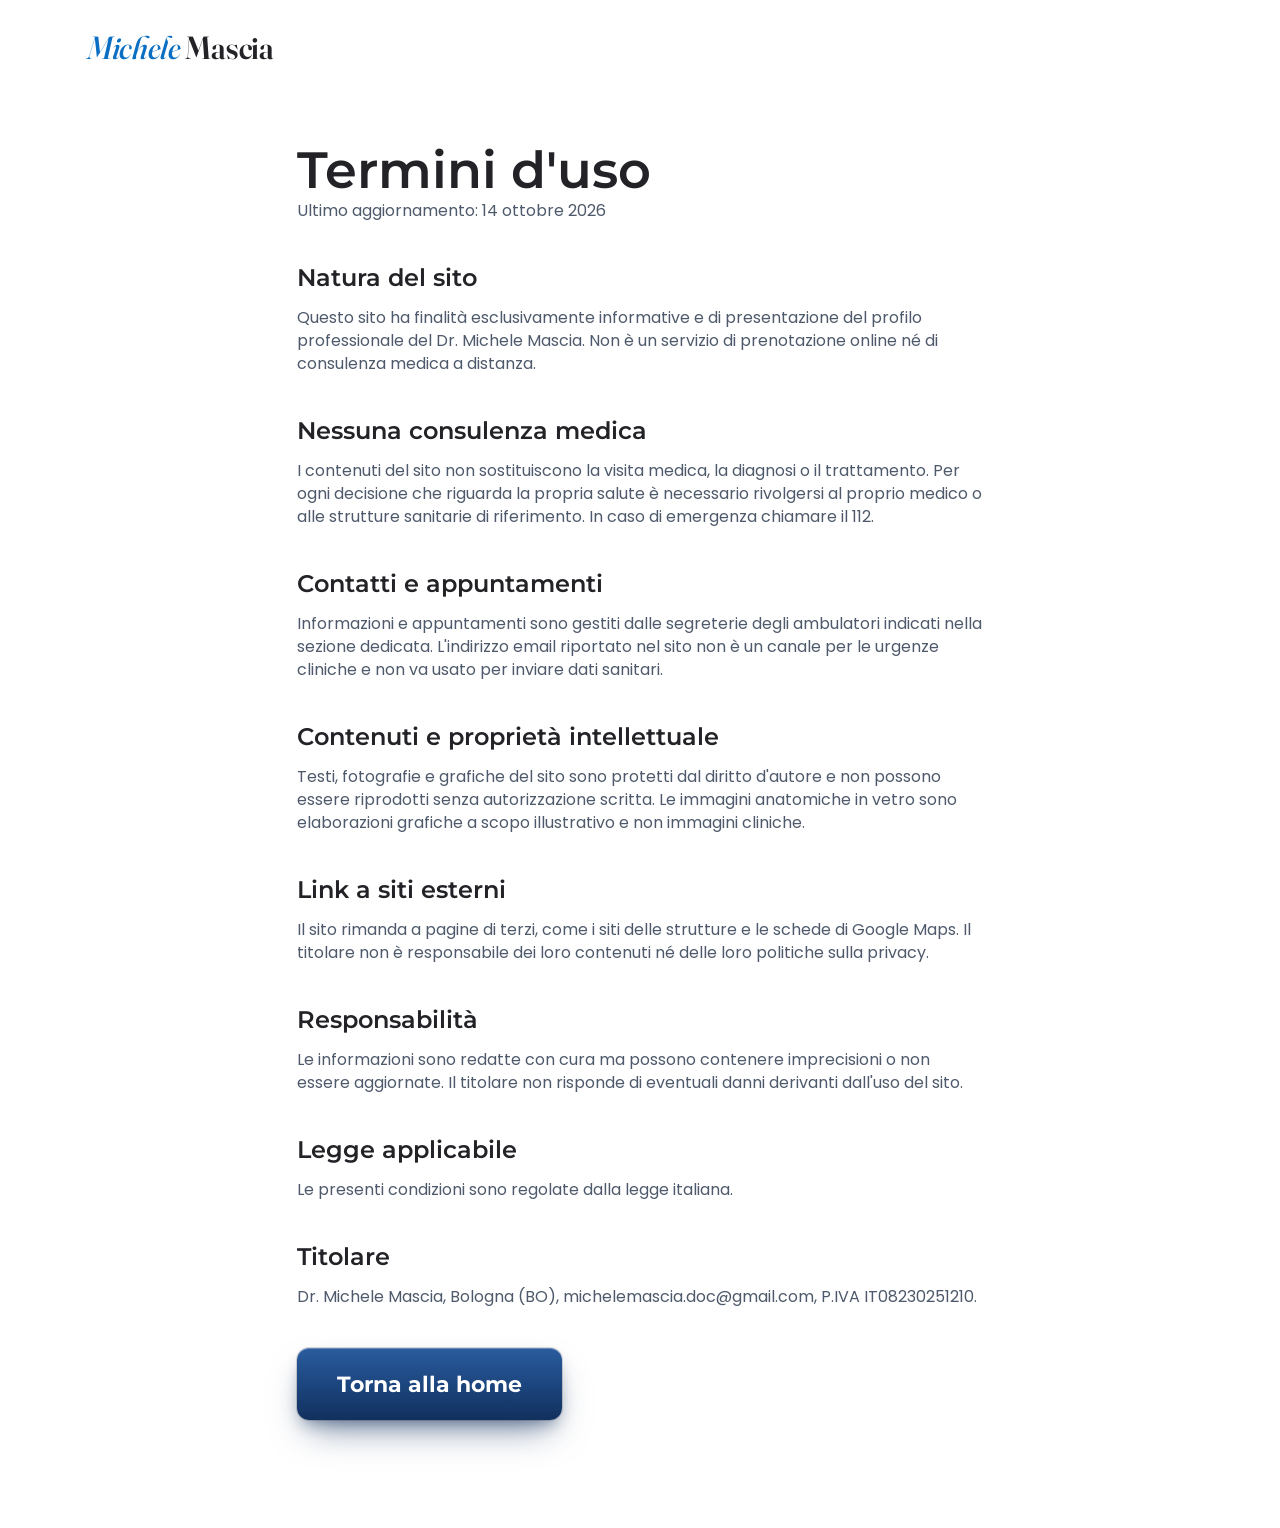
<file: termini.html>
<!doctype html>
<html lang="it">
<head>
  <meta charset="utf-8">
  <meta name="viewport" content="width=device-width, initial-scale=1">
  <meta name="format-detection" content="telephone=no, email=no">
  <title>Termini d'uso | Dr. Michele Mascia</title>
  <meta name="description" content="Termini d'uso e note legali del sito del Dr. Michele Mascia: finalità informativa, assenza di consulenza medica online, proprietà dei contenuti e link esterni.">
  <meta name="robots" content="noindex, follow">
  <link rel="canonical" href="https://www.michelemascia.it/termini.html">
  <link rel="icon" href="favicon.svg" type="image/svg+xml">
  <link rel="icon" href="favicon.ico" sizes="48x48">
  <link rel="apple-touch-icon" href="apple-touch-icon.png">
  <link rel="preload" href="assets/fonts/montserrat-latin-e56e84.woff2" as="font" type="font/woff2" crossorigin>
  <link rel="preload" href="assets/fonts/poppins-latin-5a6413.woff2" as="font" type="font/woff2" crossorigin>
  <link rel="stylesheet" href="fonts.css">
  <link rel="stylesheet" href="styles.css">
  <style>
    .legal { background: var(--white); padding: 140px 0 96px; }
    .legal .container { max-width: 860px; }
    .legal h1 { font: 600 clamp(34px, 4vw, 52px)/1.16 var(--font-head); color: var(--heading); }
    .legal h2 { font: 600 24px/32px var(--font-head); color: var(--heading); margin: 40px 0 12px; }
    .legal p, .legal li { margin-bottom: 12px; }
    .legal .note { background: var(--bg-hero); padding: 16px 20px; border-radius: var(--r-sm); margin-top: 24px; }
    .legal-header { position: absolute; top: 0; left: 0; right: 0; }
  </style>
</head>
<body>
  <header class="legal-header"><div class="container nav"><a href="/" class="logo"><span class="accent">Michele</span> Mascia</a></div></header>
  <main class="legal">
    <div class="container">
      <h1>Termini d'uso</h1>
      <p>Ultimo aggiornamento: 14 ottobre 2026</p>

      <h2>Natura del sito</h2>
      <p>Questo sito ha finalità esclusivamente informative e di presentazione del profilo professionale del Dr. Michele Mascia. Non è un servizio di prenotazione online né di consulenza medica a distanza.</p>

      <h2>Nessuna consulenza medica</h2>
      <p>I contenuti del sito non sostituiscono la visita medica, la diagnosi o il trattamento. Per ogni decisione che riguarda la propria salute è necessario rivolgersi al proprio medico o alle strutture sanitarie di riferimento. In caso di emergenza chiamare il 112.</p>

      <h2>Contatti e appuntamenti</h2>
      <p>Informazioni e appuntamenti sono gestiti dalle segreterie degli ambulatori indicati nella sezione dedicata. L'indirizzo email riportato nel sito non è un canale per le urgenze cliniche e non va usato per inviare dati sanitari.</p>

      <h2>Contenuti e proprietà intellettuale</h2>
      <p>Testi, fotografie e grafiche del sito sono protetti dal diritto d'autore e non possono essere riprodotti senza autorizzazione scritta. Le immagini anatomiche in vetro sono elaborazioni grafiche a scopo illustrativo e non immagini cliniche.</p>

      <h2>Link a siti esterni</h2>
      <p>Il sito rimanda a pagine di terzi, come i siti delle strutture e le schede di Google Maps. Il titolare non è responsabile dei loro contenuti né delle loro politiche sulla privacy.</p>

      <h2>Responsabilità</h2>
      <p>Le informazioni sono redatte con cura ma possono contenere imprecisioni o non essere aggiornate. Il titolare non risponde di eventuali danni derivanti dall'uso del sito.</p>

      <h2>Legge applicabile</h2>
      <p>Le presenti condizioni sono regolate dalla legge italiana.</p>

      <h2>Titolare</h2>
      <p>Dr. Michele Mascia, Bologna (BO), michelemascia.doc@gmail.com, P.IVA IT08230251210.</p>

      <p style="margin-top:40px"><a href="index.html" class="btn">Torna alla home</a></p>
    </div>
  </main>
</body>
</html>
</file>
<file: fonts.css>
/* Font self-hosted da Google Fonts (SIL Open Font License), subset latin + latin-ext */
@font-face {
  font-family: 'Fraunces';
  font-style: italic;
  font-weight: 500;
  font-display: swap;
  src: url(assets/fonts/fraunces-latin-ext-80f4a0.woff2) format('woff2');
  unicode-range: U+0100-02BA, U+02BD-02C5, U+02C7-02CC, U+02CE-02D7, U+02DD-02FF, U+0304, U+0308, U+0329, U+1D00-1DBF, U+1E00-1E9F, U+1EF2-1EFF, U+2020, U+20A0-20AB, U+20AD-20C0, U+2113, U+2C60-2C7F, U+A720-A7FF;
}
@font-face {
  font-family: 'Fraunces';
  font-style: italic;
  font-weight: 500;
  font-display: swap;
  src: url(assets/fonts/fraunces-latin-ddaaa5.woff2) format('woff2');
  unicode-range: U+0000-00FF, U+0131, U+0152-0153, U+02BB-02BC, U+02C6, U+02DA, U+02DC, U+0304, U+0308, U+0329, U+2000-206F, U+20AC, U+2122, U+2191, U+2193, U+2212, U+2215, U+FEFF, U+FFFD;
}
@font-face {
  font-family: 'Fraunces';
  font-style: normal;
  font-weight: 500;
  font-display: swap;
  src: url(assets/fonts/fraunces-latin-ext-796716.woff2) format('woff2');
  unicode-range: U+0100-02BA, U+02BD-02C5, U+02C7-02CC, U+02CE-02D7, U+02DD-02FF, U+0304, U+0308, U+0329, U+1D00-1DBF, U+1E00-1E9F, U+1EF2-1EFF, U+2020, U+20A0-20AB, U+20AD-20C0, U+2113, U+2C60-2C7F, U+A720-A7FF;
}
@font-face {
  font-family: 'Fraunces';
  font-style: normal;
  font-weight: 500;
  font-display: swap;
  src: url(assets/fonts/fraunces-latin-39ce20.woff2) format('woff2');
  unicode-range: U+0000-00FF, U+0131, U+0152-0153, U+02BB-02BC, U+02C6, U+02DA, U+02DC, U+0304, U+0308, U+0329, U+2000-206F, U+20AC, U+2122, U+2191, U+2193, U+2212, U+2215, U+FEFF, U+FFFD;
}
@font-face {
  font-family: 'Fraunces';
  font-style: normal;
  font-weight: 600;
  font-display: swap;
  src: url(assets/fonts/fraunces-latin-ext-796716.woff2) format('woff2');
  unicode-range: U+0100-02BA, U+02BD-02C5, U+02C7-02CC, U+02CE-02D7, U+02DD-02FF, U+0304, U+0308, U+0329, U+1D00-1DBF, U+1E00-1E9F, U+1EF2-1EFF, U+2020, U+20A0-20AB, U+20AD-20C0, U+2113, U+2C60-2C7F, U+A720-A7FF;
}
@font-face {
  font-family: 'Fraunces';
  font-style: normal;
  font-weight: 600;
  font-display: swap;
  src: url(assets/fonts/fraunces-latin-39ce20.woff2) format('woff2');
  unicode-range: U+0000-00FF, U+0131, U+0152-0153, U+02BB-02BC, U+02C6, U+02DA, U+02DC, U+0304, U+0308, U+0329, U+2000-206F, U+20AC, U+2122, U+2191, U+2193, U+2212, U+2215, U+FEFF, U+FFFD;
}
@font-face {
  font-family: 'Montserrat';
  font-style: normal;
  font-weight: 400;
  font-display: swap;
  src: url(assets/fonts/montserrat-latin-ext-ccd96b.woff2) format('woff2');
  unicode-range: U+0100-02BA, U+02BD-02C5, U+02C7-02CC, U+02CE-02D7, U+02DD-02FF, U+0304, U+0308, U+0329, U+1D00-1DBF, U+1E00-1E9F, U+1EF2-1EFF, U+2020, U+20A0-20AB, U+20AD-20C0, U+2113, U+2C60-2C7F, U+A720-A7FF;
}
@font-face {
  font-family: 'Montserrat';
  font-style: normal;
  font-weight: 400;
  font-display: swap;
  src: url(assets/fonts/montserrat-latin-e56e84.woff2) format('woff2');
  unicode-range: U+0000-00FF, U+0131, U+0152-0153, U+02BB-02BC, U+02C6, U+02DA, U+02DC, U+0304, U+0308, U+0329, U+2000-206F, U+20AC, U+2122, U+2191, U+2193, U+2212, U+2215, U+FEFF, U+FFFD;
}
@font-face {
  font-family: 'Montserrat';
  font-style: normal;
  font-weight: 600;
  font-display: swap;
  src: url(assets/fonts/montserrat-latin-ext-ccd96b.woff2) format('woff2');
  unicode-range: U+0100-02BA, U+02BD-02C5, U+02C7-02CC, U+02CE-02D7, U+02DD-02FF, U+0304, U+0308, U+0329, U+1D00-1DBF, U+1E00-1E9F, U+1EF2-1EFF, U+2020, U+20A0-20AB, U+20AD-20C0, U+2113, U+2C60-2C7F, U+A720-A7FF;
}
@font-face {
  font-family: 'Montserrat';
  font-style: normal;
  font-weight: 600;
  font-display: swap;
  src: url(assets/fonts/montserrat-latin-e56e84.woff2) format('woff2');
  unicode-range: U+0000-00FF, U+0131, U+0152-0153, U+02BB-02BC, U+02C6, U+02DA, U+02DC, U+0304, U+0308, U+0329, U+2000-206F, U+20AC, U+2122, U+2191, U+2193, U+2212, U+2215, U+FEFF, U+FFFD;
}
@font-face {
  font-family: 'Montserrat';
  font-style: normal;
  font-weight: 700;
  font-display: swap;
  src: url(assets/fonts/montserrat-latin-ext-ccd96b.woff2) format('woff2');
  unicode-range: U+0100-02BA, U+02BD-02C5, U+02C7-02CC, U+02CE-02D7, U+02DD-02FF, U+0304, U+0308, U+0329, U+1D00-1DBF, U+1E00-1E9F, U+1EF2-1EFF, U+2020, U+20A0-20AB, U+20AD-20C0, U+2113, U+2C60-2C7F, U+A720-A7FF;
}
@font-face {
  font-family: 'Montserrat';
  font-style: normal;
  font-weight: 700;
  font-display: swap;
  src: url(assets/fonts/montserrat-latin-e56e84.woff2) format('woff2');
  unicode-range: U+0000-00FF, U+0131, U+0152-0153, U+02BB-02BC, U+02C6, U+02DA, U+02DC, U+0304, U+0308, U+0329, U+2000-206F, U+20AC, U+2122, U+2191, U+2193, U+2212, U+2215, U+FEFF, U+FFFD;
}
@font-face {
  font-family: 'Open Sans';
  font-style: normal;
  font-weight: 400;
  font-stretch: 100%;
  font-display: swap;
  src: url(assets/fonts/open-sans-latin-ext-3cb320.woff2) format('woff2');
  unicode-range: U+0100-02BA, U+02BD-02C5, U+02C7-02CC, U+02CE-02D7, U+02DD-02FF, U+0304, U+0308, U+0329, U+1D00-1DBF, U+1E00-1E9F, U+1EF2-1EFF, U+2020, U+20A0-20AB, U+20AD-20C0, U+2113, U+2C60-2C7F, U+A720-A7FF;
}
@font-face {
  font-family: 'Open Sans';
  font-style: normal;
  font-weight: 400;
  font-stretch: 100%;
  font-display: swap;
  src: url(assets/fonts/open-sans-latin-3a7938.woff2) format('woff2');
  unicode-range: U+0000-00FF, U+0131, U+0152-0153, U+02BB-02BC, U+02C6, U+02DA, U+02DC, U+0304, U+0308, U+0329, U+2000-206F, U+20AC, U+2122, U+2191, U+2193, U+2212, U+2215, U+FEFF, U+FFFD;
}
@font-face {
  font-family: 'Plus Jakarta Sans';
  font-style: normal;
  font-weight: 500;
  font-display: swap;
  src: url(assets/fonts/plus-jakarta-sans-latin-ext-9f6257.woff2) format('woff2');
  unicode-range: U+0100-02BA, U+02BD-02C5, U+02C7-02CC, U+02CE-02D7, U+02DD-02FF, U+0304, U+0308, U+0329, U+1D00-1DBF, U+1E00-1E9F, U+1EF2-1EFF, U+2020, U+20A0-20AB, U+20AD-20C0, U+2113, U+2C60-2C7F, U+A720-A7FF;
}
@font-face {
  font-family: 'Plus Jakarta Sans';
  font-style: normal;
  font-weight: 500;
  font-display: swap;
  src: url(assets/fonts/plus-jakarta-sans-latin-fdb05b.woff2) format('woff2');
  unicode-range: U+0000-00FF, U+0131, U+0152-0153, U+02BB-02BC, U+02C6, U+02DA, U+02DC, U+0304, U+0308, U+0329, U+2000-206F, U+20AC, U+2122, U+2191, U+2193, U+2212, U+2215, U+FEFF, U+FFFD;
}
@font-face {
  font-family: 'Plus Jakarta Sans';
  font-style: normal;
  font-weight: 600;
  font-display: swap;
  src: url(assets/fonts/plus-jakarta-sans-latin-ext-9f6257.woff2) format('woff2');
  unicode-range: U+0100-02BA, U+02BD-02C5, U+02C7-02CC, U+02CE-02D7, U+02DD-02FF, U+0304, U+0308, U+0329, U+1D00-1DBF, U+1E00-1E9F, U+1EF2-1EFF, U+2020, U+20A0-20AB, U+20AD-20C0, U+2113, U+2C60-2C7F, U+A720-A7FF;
}
@font-face {
  font-family: 'Plus Jakarta Sans';
  font-style: normal;
  font-weight: 600;
  font-display: swap;
  src: url(assets/fonts/plus-jakarta-sans-latin-fdb05b.woff2) format('woff2');
  unicode-range: U+0000-00FF, U+0131, U+0152-0153, U+02BB-02BC, U+02C6, U+02DA, U+02DC, U+0304, U+0308, U+0329, U+2000-206F, U+20AC, U+2122, U+2191, U+2193, U+2212, U+2215, U+FEFF, U+FFFD;
}
@font-face {
  font-family: 'Poppins';
  font-style: normal;
  font-weight: 400;
  font-display: swap;
  src: url(assets/fonts/poppins-latin-ext-5078a1.woff2) format('woff2');
  unicode-range: U+0100-02BA, U+02BD-02C5, U+02C7-02CC, U+02CE-02D7, U+02DD-02FF, U+0304, U+0308, U+0329, U+1D00-1DBF, U+1E00-1E9F, U+1EF2-1EFF, U+2020, U+20A0-20AB, U+20AD-20C0, U+2113, U+2C60-2C7F, U+A720-A7FF;
}
@font-face {
  font-family: 'Poppins';
  font-style: normal;
  font-weight: 400;
  font-display: swap;
  src: url(assets/fonts/poppins-latin-5a6413.woff2) format('woff2');
  unicode-range: U+0000-00FF, U+0131, U+0152-0153, U+02BB-02BC, U+02C6, U+02DA, U+02DC, U+0304, U+0308, U+0329, U+2000-206F, U+20AC, U+2122, U+2191, U+2193, U+2212, U+2215, U+FEFF, U+FFFD;
}
</file>
<file: styles.css>
/* Design tokens — dal file Figma "Healthcare Pack".
   --accent-ui scurisce l'accento #27A5FE per rispettare WCAG AA:
   #0A6FC2 su bianco 5.17:1, su #EDF3FC 4.63:1, su #F4F4F4 4.70:1; bianco su #0A6FC2 5.17:1.
   #27A5FE resta per decorazioni e accenti su fondo scuro (#27A5FE su #232227 = 5.94:1). */
:root {
  --accent: #27A5FE;
  --accent-ui: #0A6FC2;
  --heading: #232227;
  --text: #4E5A6B;          /* su #F3F8FD 6.55:1, su bianco 7.0:1 */
  --white: #FFFFFF;
  --bg: #F3F8FD;
  --bg-hero: #EDF3FC;
  --dark: #0D1F3C;          /* bianco 16.43:1, #4DB8FF 7.52:1 */
  --navy: #12305E;          /* bianco su navy 13.04:1 */
  --sky: #DCEBFA;
  --teal: #3FD6B4;          /* verde menta del cervello: solo decorativo (8.99:1 su navy) */
  --mint: #3FD6B4;
  --mint-ink: #0B7A68;      /* testo verde: 4.92:1 su #F3F8FD, 5.25:1 su bianco */
  --mint-deep: #0B8A73;     /* fine dei gradienti dei titoli grandi */
  --mint-soft: #E3F7F2;
  --glass: rgba(255, 255, 255, .62);
  --glass-border: rgba(255, 255, 255, .85);
  --shadow-soft: 0 18px 50px rgba(18, 48, 94, .10);
  --placeholder: #C4C4C4;

  --shadow-thin: 9px 9px 24px rgba(98, 98, 98, .12);
  --shadow-drop: 20px 29px 43px rgba(114, 114, 114, .12);

  --r-sm: 16px;
  --r-md: 24px;

  --font-head: "Montserrat", system-ui, sans-serif;
  --font-body: "Poppins", system-ui, sans-serif;
  --font-nav: "Plus Jakarta Sans", system-ui, sans-serif;
  --font-logo: "Fraunces", Georgia, serif;
  --font-alt: "Open Sans", system-ui, sans-serif;

  --gutter: clamp(16px, 6.8vw, 98px);
  --container: 1440px;
  --section-y: clamp(72px, 10vw, 150px);
}

*, *::before, *::after { box-sizing: border-box; }
html { scroll-behavior: smooth; }
@media (prefers-reduced-motion: reduce) {
  html { scroll-behavior: auto; }
  *, *::before, *::after { transition: none !important; animation: none !important; }
}
body {
  margin: 0;
  background: var(--bg);
  color: var(--text);
  font: 400 16px/23px var(--font-body);
  overflow-x: hidden;
}
img { display: block; max-width: 100%; }
h1, h2, h3, p { margin: 0; }
a { color: inherit; }

.container {
  width: 100%;
  max-width: var(--container);
  margin: 0 auto;
  padding-inline: var(--gutter);
}
.accent { color: var(--accent-ui); }
.sr-only {
  position: absolute; width: 1px; height: 1px; padding: 0; margin: -1px;
  overflow: hidden; clip: rect(0 0 0 0); white-space: nowrap; border: 0;
}
.skip-link {
  position: absolute; left: 16px; top: -60px; z-index: 100;
  background: var(--accent-ui); color: var(--white); padding: 12px 20px; border-radius: 8px;
}
.skip-link:focus { top: 16px; }
:focus-visible { outline: 3px solid var(--accent-ui); outline-offset: 3px; }

/* Bottone */
.btn {
  display: inline-flex; align-items: center; justify-content: center;
  min-height: 72px;
  padding: 24px 40px;
  border: 0; border-radius: var(--r-sm);
  background: var(--accent-ui); color: var(--white);
  font: 700 clamp(18px, 1.7vw, 24px)/24px var(--font-head);
  text-decoration: none; cursor: pointer;
  transition: transform .2s ease, box-shadow .2s ease, background .2s ease;
}
.btn:hover { background: #085A9E; transform: translateY(-2px); box-shadow: var(--shadow-thin); }
.btn--small { min-height: 64px; padding: 16px 24px; border-radius: var(--r-md); }

/* Segnaposto foto: sostituire con <img> reali */
.photo { background: var(--sky); object-fit: cover; display: block; }
.photo--hero { object-position: center top; border-radius: var(--r-md); }

/* ========== HEADER ========== */
.site-header {
  position: absolute; inset: 0 0 auto 0; z-index: 20;
}
.nav {
  display: flex; align-items: center; justify-content: space-between;
  padding-block: 24px;
}
.logo {
  font: 600 clamp(26px, 2.5vw, 36px)/48px var(--font-logo);
  font-variation-settings: "opsz" 144;
  letter-spacing: -.01em;
  color: var(--heading); text-decoration: none; white-space: nowrap;
}
.logo .accent { font-style: italic; font-weight: 500; }
.nav-menu { display: flex; gap: 40px; }
.nav-menu a {
  font: 500 18px/24px var(--font-nav); color: var(--heading); text-decoration: none;
  letter-spacing: .01em;
  padding-block: 10px;
  position: relative;
}
.nav-menu a:hover { color: var(--accent-ui); }
@media (min-width: 1025px) {
  .nav-menu a::after {
    content: ""; position: absolute; left: 0; right: 0; bottom: 4px; height: 2px;
    background: var(--accent-ui); border-radius: 2px;
    transform: scaleX(0); transform-origin: left; transition: transform .25s ease;
  }
  .nav-menu a:hover::after { transform: scaleX(1); }
}
.nav-toggle { display: none; }

/* ========== HERO ========== */
.hero {
  position: relative; overflow: hidden;
  background: var(--bg-hero);
  padding-top: 152px;
  min-height: 853px;
}
.hero-grid {
  display: grid; grid-template-columns: minmax(0, 812fr) minmax(0, 432fr);
  gap: 0; position: relative;
}
.hero-text { position: relative; z-index: 2; padding-bottom: 80px; }
.hero h1 {
  font: 400 clamp(48px, 6.67vw, 96px)/1.1 var(--font-head);
  color: var(--heading);
  max-width: 812px;
}
.lead { max-width: 673px; margin-top: 24px; }
.hero .btn { margin-top: 56px; }
.stats {
  list-style: none; margin: 56px 0 0; padding: 0;
  display: flex; align-items: center; gap: 40px; flex-wrap: wrap;
}
.stats li { display: flex; flex-direction: column; align-items: center; gap: 8px; text-align: center; }
.stats li + li { border-left: 1px solid var(--heading); padding-left: 40px; }
.stats strong { font: 600 clamp(36px, 3.5vw, 50px)/56px var(--font-head); color: var(--heading); }

.hero-visual { position: relative; }
.hero-circle {
  position: absolute; width: 810px; height: 810px; max-width: none;
  left: -84px; top: 136px; z-index: 0;
}
.photo--hero {
  position: absolute; z-index: 1;
  left: 0; top: -32px;
  width: 531px; height: 850px;
}
.badge {
  position: absolute; z-index: 3;
  left: -147px; top: 451px;
  display: flex; align-items: center; gap: 32px;
  padding: 16px 24px;
  background: var(--white); border-radius: var(--r-md);
  box-shadow: var(--shadow-thin);
  white-space: nowrap;
}
.badge-name { font: 600 28px/32px var(--font-head); color: var(--heading); }
.badge-role { margin-top: 8px; }

/* ========== SEZIONI ========== */
.section { padding-top: var(--section-y); }
.section h2 {
  font: 600 clamp(34px, 4.65vw, 67px)/1.16 var(--font-head);
  color: var(--heading);
}
.section-head {
  display: flex; flex-direction: column; align-items: center; gap: 24px;
  text-align: center; margin-bottom: 80px;
}
.section-head p { max-width: 673px; }

/* Chi sono */
.about-grid {
  display: grid; grid-template-columns: 461px minmax(0, 1fr);
  gap: 80px; align-items: center;
}
.photo--round { width: 100%; height: auto; aspect-ratio: 1; border-radius: 50%; }
.about p { max-width: 673px; margin-top: 24px; }
.about .btn { margin-top: 56px; }

/* Perché sceglierlo */
.why-grid {
  display: grid; grid-template-columns: repeat(2, minmax(0, 1fr));
  column-gap: 56px; row-gap: 56px;
}
.why-card {
  position: relative;
  margin-left: 40px;
  min-height: 319px;
  display: flex; flex-direction: column; justify-content: center; gap: 16px;
  padding: 48px 48px 48px 88px;
  background: var(--white); border-radius: var(--r-md);
  box-shadow: var(--shadow-thin);
}
.why-card h3 { font: 600 clamp(26px, 2.65vw, 38px)/1.26 var(--font-head); color: var(--heading); }
.why-card--featured {
  grid-column: 1 / -1; justify-self: center;
  width: min(554px, calc(100% - 40px));
  min-height: 0;
  background: var(--accent-ui); color: var(--white);
  box-shadow: var(--shadow-drop);
}
.why-card--featured h3 { color: var(--white); }
.why-icon {
  position: absolute; left: -40px; top: 50%; transform: translateY(-50%);
  width: 80px; height: 80px; border-radius: var(--r-md);
  display: grid; place-items: center;
  background: var(--accent-ui);
}
.why-icon--light { background: var(--white); }

/* Servizi */
.services-grid {
  display: grid; grid-template-columns: repeat(2, minmax(0, 1fr));
  gap: 56px;
}
.service-card {
  position: relative; overflow: hidden;
  height: 445px; border-radius: var(--r-sm);
  color: var(--white);
}
.service-card .photo--card { position: absolute; inset: 0; }
.service-card::after,
.post::after {
  content: ""; position: absolute; left: 0; right: 0; bottom: 0; height: 52%;
  background: linear-gradient(180deg, rgba(47, 47, 47, 0) 0%, #1C1C1C 100%);
  pointer-events: none;
}
.service-body {
  position: absolute; z-index: 1; left: 41px; right: 41px; bottom: 31px;
  display: flex; align-items: center; gap: 24px;
}
.service-body img { flex: none; }
.service-body h3 { font: 600 28px/32px var(--font-head); }
.service-body p { margin-top: 16px; font-family: var(--font-alt); }

/* Testimonianze */
.testimonial-grid {
  display: grid; grid-template-columns: repeat(3, minmax(0, 1fr));
  gap: 56px;
}
.testimonial {
  margin: 0; min-height: 286px;
  display: flex; flex-direction: column; justify-content: center; gap: 23px;
  padding: 34px;
  background: var(--white); border-radius: var(--r-sm);
  box-shadow: var(--shadow-thin);
}
.testimonial blockquote { margin: 0; flex: 1; }
.testimonial figcaption { display: flex; align-items: center; gap: 12px; }
.avatar {
  flex: none; width: 48px; height: 48px; border-radius: 50%;
  display: grid; place-items: center;
  background: var(--bg-hero); color: var(--accent-ui); /* 4.63:1 */
  font: 600 16px/1 var(--font-head);
}
.testimonial strong { display: block; font: 400 22px/24px var(--font-head); color: var(--heading); }
.testimonial small { display: block; margin-top: 8px; font-size: 16px; }

/* Approfondimenti */
.blog { padding-bottom: var(--section-y); }
.blog-grid {
  display: grid; grid-template-columns: 741fr 447fr;
  grid-template-rows: 328px 328px;
  gap: 56px;
}
.post {
  position: relative; overflow: hidden; display: block;
  border-radius: var(--r-sm); color: var(--white); text-decoration: none;
}
.post .photo--card { position: absolute; inset: 0; transition: transform .4s ease; }
.post:hover .photo--card { transform: scale(1.04); }
.post--big { grid-row: 1 / 3; }
.post-body {
  position: absolute; z-index: 1; left: 50px; right: 43px; bottom: 54px;
}
.post-body h3 { font: 600 28px/32px var(--font-head); }
.post--big .post-body { left: 70px; right: 60px; bottom: 107px; }
.post--big h3 { font-size: clamp(28px, 2.65vw, 38px); line-height: 1.26; }
.post--big p { margin-top: 16px; }

/* ========== FOOTER ========== */
.site-footer { background: var(--dark); color: var(--white); }
.footer-grid {
  display: grid;
  grid-template-columns: minmax(260px, 360px) auto auto;
  justify-content: space-between;
  gap: 48px;
  padding-block: 96px 64px;
}
.logo--footer { font-size: 36px; color: var(--white); }
.site-footer .accent { color: var(--accent); }
.footer-brand > p:not(.logo) { margin-top: 16px; max-width: 302px; }
.social { list-style: none; padding: 0; margin: 32px 0 0; display: flex; gap: 32px; }
.social a {
  width: 44px; height: 44px; display: grid; place-items: center;
  border: 1px solid var(--white); border-radius: 8px;
  transition: background .2s ease;
}
.social a:hover { background: rgba(255, 255, 255, .12); }
.social a.social--filled { background: var(--white); }
.footer-col { display: flex; flex-direction: column; align-items: flex-start; gap: 16px; }
.footer-col h2 { font: 400 24px/24px var(--font-head); margin-bottom: 24px; }
.footer-col a { text-decoration: none; }
.footer-col a:hover { text-decoration: underline; }
.contact { display: flex; align-items: center; gap: 8px; }
.cta-form {
  position: relative; width: 100%;
  display: flex; align-items: center;
  height: 80px; padding: 8px 8px 8px 24px;
  background: var(--white); border-radius: var(--r-md);
}
.cta-form input {
  flex: 1; min-width: 0; height: 100%;
  border: 0; outline: none; background: transparent;
  font: 400 16px/23px var(--font-body); color: var(--heading);
}
.cta-form input::placeholder { color: #767676; } /* 4.54:1 su bianco */
.cta-form:focus-within { outline: 3px solid var(--accent); outline-offset: 3px; }
.form-note { font-size: 14px; color: #C9C9CC; } /* 10.5:1 su #232227 */
.footer-bottom {
  border-top: 1px solid rgba(255, 255, 255, .15);
  padding-block: 24px 32px;
  font-size: 14px; color: #C9C9CC;
}

/* Torna in alto */
.back-to-top {
  position: fixed; right: 24px; bottom: 24px; z-index: 50;
  width: 52px; height: 52px; border-radius: 50%;
  display: grid; place-items: center;
  background: var(--accent-ui); color: var(--white);
  box-shadow: var(--shadow-thin);
  opacity: 0; visibility: hidden; transform: translateY(12px);
  transition: opacity .25s ease, transform .25s ease, visibility .25s;
}
.back-to-top.is-visible { opacity: 1; visibility: visible; transform: none; }
.back-to-top:hover { background: #085A9E; }

/* ========== SCHERMI LARGHI ========== */
@media (min-width: 1600px) {
  .hero { min-height: 900px; }
}

/* ========== RESPONSIVE ========== */
@media (max-width: 1280px) {
  .badge { left: -60px; }
  .footer-grid { grid-template-columns: repeat(2, minmax(0, 1fr)); }
}

@media (max-width: 1024px) {
  .nav-toggle {
    display: flex; flex-direction: column; justify-content: center; gap: 6px;
    width: 44px; height: 44px; padding: 10px;
    background: none; border: 0; cursor: pointer;
  }
  .nav-toggle span { height: 2px; background: var(--heading); border-radius: 2px; transition: transform .2s, opacity .2s; }
  .nav-toggle[aria-expanded="true"] span:nth-child(1) { transform: translateY(8px) rotate(45deg); }
  .nav-toggle[aria-expanded="true"] span:nth-child(2) { opacity: 0; }
  .nav-toggle[aria-expanded="true"] span:nth-child(3) { transform: translateY(-8px) rotate(-45deg); }
  .nav-menu {
    position: absolute; top: 100%; left: var(--gutter); right: var(--gutter);
    flex-direction: column; gap: 0; padding: 8px 24px;
    background: var(--white); border-radius: var(--r-sm); box-shadow: var(--shadow-thin);
    display: none;
  }
  .nav-menu.is-open { display: flex; }
  .nav-menu a { font-size: 18px; padding-block: 14px; }
  .nav-menu a + a { border-top: 1px solid #E6E6E6; }

  .hero { min-height: 0; padding-top: 120px; }
  .hero-grid { grid-template-columns: 1fr; }
  .hero-text { padding-bottom: 48px; }
  .hero-visual { height: 560px; }
  .photo--hero { left: 50%; transform: translateX(-50%); top: 0; width: min(420px, 100%); height: 100%; }
  .hero-circle { width: 600px; height: 600px; left: 50%; top: 120px; transform: translateX(-30%); }
  .badge { left: 0; top: auto; bottom: 48px; }

  .about-grid { grid-template-columns: 1fr; gap: 48px; }
  .photo--round { max-width: 380px; margin: 0 auto; }

  .why-grid, .services-grid { grid-template-columns: 1fr; }
  .why-card--featured { width: auto; justify-self: stretch; }
  .testimonial-grid { grid-template-columns: 1fr; max-width: 560px; margin: 0 auto; gap: 32px; }
  .blog-grid { grid-template-columns: 1fr; grid-template-rows: none; gap: 32px; }
  .post--big { grid-row: auto; height: 520px; }
  .post--big .post-body { bottom: 48px; }
  .post--big::after { height: 75%; }
  .post { height: 328px; }
}

@media (max-width: 640px) {
  .section-head { margin-bottom: 48px; }
  .hero .btn, .about .btn { margin-top: 40px; width: 100%; }
  .stats { display: grid; grid-template-columns: repeat(3, 1fr); align-items: start; gap: 0; margin-top: 40px; }
  .stats li + li { padding-left: 12px; margin-left: 12px; }
  .stats strong { font-size: 30px; line-height: 40px; }
  .stats span { font-size: 13px; line-height: 18px; }
  .footer-bottom { padding-bottom: 88px; }
  .hero-visual { height: 460px; }
  .badge { gap: 16px; padding: 12px 16px; left: 0; right: 0; white-space: normal; }
  .badge img { width: 48px; height: 48px; }
  .badge-name { font-size: 20px; line-height: 26px; }

  .why-card { margin-left: 0; margin-top: 40px; padding: 64px 24px 32px; min-height: 0; }
  .why-icon { left: 24px; top: -40px; transform: none; }
  .why-grid { row-gap: 32px; }

  .service-card { height: 400px; }
  .service-body { left: 20px; right: 20px; bottom: 24px; gap: 16px; align-items: flex-start; }
  .service-body img { width: 48px; height: 48px; }
  .service-body h3 { font-size: 22px; line-height: 28px; }

  .testimonial { padding: 28px 24px; }
  .post-body, .post--big .post-body { left: 24px; right: 24px; bottom: 32px; }
  .post-body h3 { font-size: 22px; line-height: 28px; }
  .post--big { height: 460px; }

  .footer-grid { grid-template-columns: 1fr; padding-block: 64px 40px; gap: 40px; }
  .footer-col h2 { margin-bottom: 8px; }
  .social { gap: 16px; }
  .cta-form { height: 72px; }
  .btn--small { min-height: 56px; padding: 12px 20px; font-size: 18px; }
}

/* ========== ANIMAZIONI ========== */
/* Entrata hero */
@keyframes fadeUp { from { opacity: 0; transform: translateY(28px); } to { opacity: 1; transform: none; } }
@keyframes fadeIn { from { opacity: 0; } to { opacity: 1; } }
@keyframes float { 0%, 100% { transform: translateY(0); } 50% { transform: translateY(-14px); } }
@keyframes circleIn { from { opacity: 0; transform: scale(.85); } to { opacity: 1; transform: scale(1); } }

.hero h1, .hero .lead, .hero .btn, .hero .stats { opacity: 0; animation: fadeUp .8s cubic-bezier(.2, .7, .2, 1) forwards; }
.hero .lead  { animation-delay: .12s; }
.hero .btn   { animation-delay: .24s; }
.hero .stats { animation-delay: .36s; }
.photo--hero { opacity: 0; animation: fadeIn 1s ease .2s forwards; }
.hero-circle { opacity: 0; animation: circleIn 1.2s cubic-bezier(.2, .7, .2, 1) .1s forwards; transform-origin: center; }
.badge { opacity: 0; animation: fadeUp .8s cubic-bezier(.2, .7, .2, 1) .6s forwards, float 6s ease-in-out 1.4s infinite; }

/* Comparsa allo scroll (attivata da main.js) */
.js .reveal { opacity: 0; transform: translateY(24px); transition: opacity .5s ease, transform .5s cubic-bezier(.2, .7, .2, 1); transition-delay: var(--d, 0s); }
.js .reveal.is-in { opacity: 1; transform: none; }

/* Hover card */
.why-card, .testimonial, .service-card { transition: transform .3s ease, box-shadow .3s ease; }
.why-card:hover, .testimonial:hover { transform: translateY(-6px); box-shadow: 14px 18px 36px rgba(98, 98, 98, .16); }
.why-icon { transition: transform .3s ease; }
.why-card:hover .why-icon { transform: translateY(-50%) rotate(-6deg) scale(1.06); }
.service-card .photo--card { transition: transform .5s ease; }
.service-card:hover .photo--card { transform: scale(1.05); }
.service-body img { transition: transform .3s ease; }
.service-card:hover .service-body img { transform: translateY(-4px); }

@media (max-width: 640px) {
  .why-card:hover .why-icon { transform: rotate(-6deg) scale(1.06); }
}

@media (prefers-reduced-motion: reduce) {
  .hero h1, .hero .lead, .hero .btn, .hero .stats, .photo--hero, .hero-circle, .badge { opacity: 1; }
  .js .reveal { opacity: 1; transform: none; }
}

/* ========== RESTYLE: gradienti ariosi, vetro, organi ========== */
body {
  background:
    radial-gradient(1200px 600px at calc(50% + 720px) 30%, rgba(39, 165, 254, .08), transparent 60%),
    radial-gradient(900px 500px at calc(50% - 720px) 70%, rgba(43, 196, 180, .06), transparent 60%),
    var(--bg);
}

/* Hero: cielo nebbioso azzurro → bianco */
.hero {
  background:
    radial-gradient(700px 520px at calc(50% + 403px) 38%, rgba(39, 165, 254, .35), transparent 70%),
    radial-gradient(520px 420px at calc(50% + 605px) 85%, rgba(43, 196, 180, .18), transparent 70%),
    radial-gradient(600px 400px at calc(50% - 605px) 0%, #FFFFFF, transparent 70%),
    linear-gradient(180deg, #E4F0FC 0%, #F3F8FD 100%);
}
.hero-circle { filter: blur(2px); opacity: .9; }
.hero h1 { letter-spacing: -.02em; }
.hero h1 .accent {
  background: linear-gradient(100deg, var(--navy) 0%, var(--accent-ui) 55%, #1F9BD8 100%);
  -webkit-background-clip: text; background-clip: text; color: transparent;
}

/* Bottone primario navy con riflesso */
.btn {
  background: linear-gradient(135deg, var(--navy) 0%, #1A4A8C 100%);
  box-shadow: 0 10px 30px rgba(18, 48, 94, .25), inset 0 1px 0 rgba(255, 255, 255, .15);
}
.btn:hover { background: linear-gradient(135deg, #0D2347 0%, var(--navy) 100%); box-shadow: 0 14px 34px rgba(18, 48, 94, .32); }
.back-to-top { background: var(--navy); }
.back-to-top:hover { background: #0D2347; }

/* Vetro */
.badge, .why-card, .testimonial, .service-card {
  background: var(--glass);
  -webkit-backdrop-filter: blur(18px) saturate(140%);
  backdrop-filter: blur(18px) saturate(140%);
  border: 1px solid var(--glass-border);
  box-shadow: var(--shadow-soft);
}
.why-card:hover, .testimonial:hover { box-shadow: 0 24px 60px rgba(18, 48, 94, .16); }
.why-card--featured {
  background: linear-gradient(140deg, var(--navy) 0%, #1A5DAA 60%, #2A86D0 100%);
  border-color: rgba(255, 255, 255, .25);
  box-shadow: 0 30px 60px rgba(18, 48, 94, .28);
}
.why-icon { background: linear-gradient(140deg, var(--navy), #1A5DAA); box-shadow: 0 10px 24px rgba(18, 48, 94, .25); }
.why-icon--light { background: #FFFFFF; }
.avatar { background: linear-gradient(140deg, #E4F0FC, #D4F2EE); }

/* Organi in vetro: PNG/WebP con trasparenza vera (scontornati dal bianco) */
.organ { pointer-events: none; user-select: none; }

/* Servizi: card di vetro con organo */
.service-card {
  height: auto; min-height: 0; overflow: hidden;
  display: flex; flex-direction: column; justify-content: flex-end;
  padding: 276px 40px 40px; color: var(--heading);
  border-radius: var(--r-md);
}
.service-card::after { display: none; }
.service-card::before {
  content: ""; position: absolute; width: 360px; height: 360px; right: -60px; top: -80px;
  background: radial-gradient(circle, rgba(39, 165, 254, .28), rgba(43, 196, 180, .10) 55%, transparent 70%);
  pointer-events: none;
}
.organ--card {
  position: absolute; right: 32px; top: 36px;
  width: 220px; height: 220px;
  transition: transform .5s cubic-bezier(.2, .7, .2, 1);
}
.service-card:hover .organ--card { transform: translateY(-8px) rotate(-3deg) scale(1.04); }
.service-card:hover { transform: translateY(-6px); }
.service-body {
  position: static; z-index: 1;
  display: block; max-width: 460px;
}
.service-icon {
  position: absolute; z-index: 1; left: 40px; top: 40px;
  display: grid; place-items: center; width: 64px; height: 64px;
  border-radius: 18px; background: linear-gradient(140deg, var(--navy), #1A5DAA);
  box-shadow: 0 10px 24px rgba(18, 48, 94, .25);
}
.service-card .service-body h3 { color: var(--heading); }
.service-card .service-body p { color: var(--text); }

/* Articoli: sfumatura navy invece del nero */
.post::after { background: linear-gradient(180deg, rgba(13, 35, 71, 0) 0%, #0D2347 100%); }

/* Footer navy */
.site-footer {
  background:
    radial-gradient(700px 300px at calc(50% + 504px) 0%, rgba(39, 165, 254, .18), transparent 70%),
    var(--dark);
}
.site-footer .accent { color: #4DB8FF; }
.form-note, .footer-bottom { color: #B8C4D6; }

@media (max-width: 640px) {
  .service-card { padding: 212px 24px 28px; }
  .organ--card { width: 176px; height: 176px; right: 16px; top: 24px; }
  .service-icon { left: 24px; top: 28px; }
}
@media (max-width: 380px) {
  .service-card { padding-top: 188px; }
  .organ--card { width: 150px; height: 150px; right: 12px; }
}
/* Sotto i 1024px il contenuto occupa tutta la larghezza: aloni in percentuale */
@media (max-width: 1024px) {
  .hero {
    background:
      radial-gradient(520px 420px at 70% 72%, rgba(39, 165, 254, .35), transparent 70%),
      radial-gradient(420px 360px at 95% 95%, rgba(43, 196, 180, .18), transparent 70%),
      radial-gradient(500px 360px at 0% 0%, #FFFFFF, transparent 70%),
      linear-gradient(180deg, #E4F0FC 0%, #F3F8FD 100%);
  }
  .site-footer { background: radial-gradient(500px 260px at 85% 0%, rgba(39, 165, 254, .18), transparent 70%), var(--dark); }
}

/* ========== NAVBAR STICKY ========== */
html { scroll-padding-top: 88px; }
.site-header {
  position: fixed; inset: 0 0 auto 0; z-index: 40;
  transition: background .3s ease, box-shadow .3s ease, backdrop-filter .3s ease;
}
.site-header .nav { transition: padding .3s ease; }
.site-header.is-scrolled {
  background: rgba(243, 248, 253, .82);
  -webkit-backdrop-filter: blur(16px) saturate(140%);
  backdrop-filter: blur(16px) saturate(140%);
  box-shadow: 0 6px 30px rgba(18, 48, 94, .08);
}
.site-header.is-scrolled .nav { padding-block: 12px; }
.nav-menu { align-items: center; }
.nav-menu a.nav-cta {
  padding: 10px 22px; border-radius: 999px;
  background: linear-gradient(135deg, var(--navy) 0%, #1A4A8C 100%);
  color: var(--white); /* 13.04:1 */
  box-shadow: 0 6px 18px rgba(18, 48, 94, .22);
}
.nav-menu a.nav-cta::after { display: none; }
.nav-menu a.nav-cta:hover { color: var(--white); background: linear-gradient(135deg, #0D2347 0%, var(--navy) 100%); }

/* ========== COME FUNZIONA ========== */
.steps {
  list-style: none; margin: 0; padding: 0;
  display: grid; grid-template-columns: repeat(4, minmax(0, 1fr)); gap: 32px;
  position: relative; counter-reset: step;
}
.steps::before {
  content: ""; position: absolute; left: 12%; right: 12%; top: 52px; height: 2px;
  background: linear-gradient(90deg, rgba(18, 48, 94, .0), rgba(39, 165, 254, .45), rgba(43, 196, 180, .45), rgba(18, 48, 94, .0));
}
.step {
  position: relative;
  padding: 32px 28px 36px;
  background: var(--glass);
  -webkit-backdrop-filter: blur(18px) saturate(140%);
  backdrop-filter: blur(18px) saturate(140%);
  border: 1px solid var(--glass-border); border-radius: var(--r-md);
  box-shadow: var(--shadow-soft);
  transition: transform .3s ease, box-shadow .3s ease;
}
.step:hover { transform: translateY(-6px); box-shadow: 0 24px 60px rgba(18, 48, 94, .16); }
.step-num {
  display: grid; place-items: center; width: 56px; height: 56px; margin-bottom: 24px;
  border-radius: 18px;
  background: linear-gradient(140deg, var(--navy), #1A5DAA);
  color: var(--white); font: 600 20px/1 var(--font-head);
  box-shadow: 0 10px 24px rgba(18, 48, 94, .25);
}
.step h3 { font: 600 22px/28px var(--font-head); color: var(--heading); }
.step p { margin-top: 12px; }

/* ========== FAQ ========== */
.faq-grid { display: grid; grid-template-columns: minmax(0, 4fr) minmax(0, 7fr); gap: 80px; align-items: start; }
.faq-head { position: sticky; top: 120px; }
.faq-head p { margin-top: 24px; }
.faq-head .faq-note { margin-top: 16px; font-size: 14px; }
.faq-list { display: flex; flex-direction: column; gap: 16px; }
.faq-item {
  background: var(--glass);
  -webkit-backdrop-filter: blur(18px) saturate(140%);
  backdrop-filter: blur(18px) saturate(140%);
  border: 1px solid var(--glass-border); border-radius: var(--r-sm);
  box-shadow: var(--shadow-soft);
  transition: box-shadow .3s ease;
}
.faq-item[open] { box-shadow: 0 20px 50px rgba(18, 48, 94, .14); }
.faq-item summary {
  list-style: none; cursor: pointer;
  display: flex; align-items: center; justify-content: space-between; gap: 24px;
  min-height: 64px; padding: 20px 24px;
  font: 600 18px/26px var(--font-head); color: var(--heading);
}
.faq-item summary::-webkit-details-marker { display: none; }
.faq-item summary::after {
  content: ""; flex: none; width: 32px; height: 32px; border-radius: 50%;
  background:
    linear-gradient(var(--white), var(--white)) center / 12px 2px no-repeat,
    linear-gradient(var(--white), var(--white)) center / 2px 12px no-repeat,
    linear-gradient(140deg, var(--navy), #1A5DAA);
  transition: transform .3s ease;
}
.faq-item[open] summary::after {
  transform: rotate(45deg);
}
.faq-item summary:hover { color: var(--accent-ui); }
.faq-item summary:focus-visible { outline-offset: -3px; border-radius: var(--r-sm); }
.faq-answer { padding: 0 24px 24px; }
.faq-item[open] .faq-answer { animation: fadeUp .4s ease both; }

/* ========== PRENOTA ========== */
.booking { padding-bottom: var(--section-y); }
.booking-card {
  position: relative; overflow: hidden;
  display: flex; align-items: center; justify-content: space-between; gap: 48px;
  padding: 64px 72px; border-radius: 32px;
  background: linear-gradient(135deg, var(--navy) 0%, #1A5DAA 100%); /* bianco ≥ 6.58:1 */
  color: var(--white);
  box-shadow: 0 30px 70px rgba(18, 48, 94, .28);
}
.booking-card::before, .booking-card::after {
  content: ""; position: absolute; border-radius: 50%; pointer-events: none;
}
.booking-card::before { width: 420px; height: 420px; right: -120px; top: -180px; background: radial-gradient(circle, rgba(77, 184, 255, .35), transparent 70%); }
.booking-card::after { width: 360px; height: 360px; left: 30%; bottom: -220px; background: radial-gradient(circle, rgba(43, 196, 180, .25), transparent 70%); }
.booking-text, .booking-actions { position: relative; z-index: 1; }
.booking-text { max-width: 560px; }
.booking h2 { color: var(--white); font-size: clamp(30px, 3.4vw, 48px); }
.booking-text p { margin-top: 16px; color: #D6E6F7; } /* 10.26:1 su navy */
.booking-actions { display: flex; flex-direction: column; gap: 16px; flex: none; }
.btn--light { background: var(--white); color: var(--navy); box-shadow: 0 10px 30px rgba(0, 0, 0, .15); }
.btn--light:hover { background: #EAF3FD; color: var(--navy); }
.btn--ghost { background: transparent; color: var(--white); border: 1.5px solid rgba(255, 255, 255, .7); box-shadow: none; }
.btn--ghost:hover { background: rgba(255, 255, 255, .12); }

/* ========== RESPONSIVE nuove sezioni ========== */
@media (max-width: 1280px) {
  .nav-menu { gap: 28px; }
}
@media (max-width: 1100px) {
  .steps { grid-template-columns: repeat(2, minmax(0, 1fr)); }
  .steps::before { display: none; }
}
@media (max-width: 1024px) {
  .site-header { background: rgba(243, 248, 253, .82); -webkit-backdrop-filter: blur(16px); backdrop-filter: blur(16px); }
  .nav-menu a.nav-cta { margin: 12px 0 8px; text-align: center; border-top: 0; }
  .faq-grid { grid-template-columns: 1fr; gap: 40px; }
  .faq-head { position: static; text-align: center; }
  .booking-card { flex-direction: column; align-items: flex-start; padding: 48px 40px; }
  .booking-actions { width: 100%; flex-direction: row; flex-wrap: wrap; }
  .booking-actions .btn { flex: 1 1 240px; }
}
@media (max-width: 640px) {
  html { scroll-padding-top: 76px; }
  .steps { grid-template-columns: 1fr; gap: 20px; }
  .step { padding: 28px 24px; }
  .faq-item summary { padding: 18px 20px; font-size: 16px; line-height: 24px; }
  .faq-answer { padding: 0 20px 20px; }
  .booking-card { padding: 40px 24px; border-radius: var(--r-md); }
  .booking-actions .btn { flex-basis: 100%; min-height: 60px; padding: 16px 24px; font-size: 18px; }
}

/* ========== REVISIONE FINALE ========== */
/* Spaziatura: niente doppio padding tra approfondimenti e prenota */
.blog { padding-bottom: 0; }

/* Eyebrow sopra il titolo hero */
.eyebrow {
  display: inline-flex; align-items: center; gap: 10px;
  margin-bottom: 20px; padding: 8px 16px; border-radius: 999px;
  background: var(--glass); border: 1px solid var(--glass-border);
  -webkit-backdrop-filter: blur(12px); backdrop-filter: blur(12px);
  font: 600 14px/20px var(--font-nav); letter-spacing: .02em; color: var(--navy); /* 13:1 */
  box-shadow: 0 6px 20px rgba(18, 48, 94, .08);
}
.eyebrow::before { content: ""; width: 8px; height: 8px; border-radius: 50%; background: var(--teal); box-shadow: 0 0 0 4px rgba(43, 196, 180, .2); }
.hero .eyebrow { opacity: 0; animation: fadeUp .8s cubic-bezier(.2, .7, .2, 1) forwards; }
.hero h1 { animation-delay: .06s; }

/* Articoli non ancora pubblicati: nessun hover da link */
.post { cursor: default; }
.post:hover .photo--card { transform: none; }
.post-tag {
  display: inline-block; margin-bottom: 12px; padding: 4px 12px; border-radius: 999px;
  background: rgba(255, 255, 255, .18); border: 1px solid rgba(255, 255, 255, .35);
  font: 600 12px/18px var(--font-nav); letter-spacing: .04em; text-transform: uppercase; color: var(--white);
}

/* Target touch ≥ 44px nei link del footer */
.footer-col a, .footer-col .contact { min-height: 44px; display: inline-flex; align-items: center; }
.footer-col { gap: 4px; }
.footer-col h2 { margin-bottom: 16px; }

@media (prefers-reduced-motion: reduce) {
  .hero .eyebrow { opacity: 1; }
}
@media (max-width: 640px) {
  .eyebrow { font-size: 12px; padding: 6px 12px; margin-bottom: 16px; }
}

/* Pallino "attivo" nell'eyebrow: onda che si espande, lenta (no flash) */
@keyframes livePulse {
  0%   { box-shadow: 0 0 0 0 rgba(43, 196, 180, .55); }
  70%  { box-shadow: 0 0 0 9px rgba(43, 196, 180, 0); }
  100% { box-shadow: 0 0 0 0 rgba(43, 196, 180, 0); }
}
.eyebrow::before { animation: livePulse 2s ease-out infinite; }
@media (prefers-reduced-motion: reduce) {
  .eyebrow::before { animation: none; box-shadow: 0 0 0 4px rgba(43, 196, 180, .2); }
}


/* Avatar recensioni: foto profilo sopra le iniziali (le iniziali restano come fallback) */
.avatar { position: relative; overflow: hidden; }
.avatar img { position: absolute; inset: 0; width: 100%; height: 100%; object-fit: cover; border-radius: 50%; }

/* ========== HERO MOBILE/TABLET: foto in maschera tonda ========== */
@media (max-width: 1024px) {
  .hero { padding-bottom: 56px; }
  .hero-visual {
    --ph: min(340px, 82vw);
    height: auto;
    display: flex; flex-direction: column; align-items: center;
  }
  .photo--hero {
    position: relative; left: auto; top: auto; transform: none;
    width: var(--ph); height: auto; max-width: 100%; aspect-ratio: 1;
    border-radius: 50%; object-position: center 12%;
    border: 6px solid rgba(255, 255, 255, .85);
    box-shadow: 0 24px 60px rgba(18, 48, 94, .18);
  }
  .hero-circle {
    width: calc(var(--ph) * 1.32); height: calc(var(--ph) * 1.32);
    left: 50%; top: calc(var(--ph) / 2);
    transform: translate(-50%, -50%);
    animation: none; opacity: .9;
  }
  .badge {
    position: relative; left: auto; right: auto; top: auto; bottom: auto;
    margin-top: -36px;
  }
}
@media (max-width: 640px) {
  .badge { width: min(100%, 340px); }
}

/* Mobile/tablet: foto tonda tra testo e bottone "Prenota una visita" */
@media (max-width: 1024px) {
  .hero-text { display: contents; }
  .hero-grid > * , .hero-text > * { min-width: 0; }
  .hero .eyebrow { order: 1; justify-self: start; }
  .hero h1 { order: 2; }
  .hero .lead { order: 3; }
  .hero-visual { order: 4; margin-top: 40px; }
  .hero .btn { order: 5; justify-self: center; }
  .hero .stats { order: 6; justify-self: center; }
}
@media (max-width: 640px) {
  .hero .btn, .hero .stats { justify-self: stretch; }
}

/* Chip "Medico anestesista" sulla foto hero, con pallino attivo */
.photo-chip {
  position: absolute; z-index: 3;
  right: 20px; top: 12px;  /* desktop: in alto a destra, sullo sfondo libero della foto */
  display: inline-flex; align-items: center; gap: 10px;
  padding: 10px 18px; border-radius: 999px;
  background: var(--glass); border: 1px solid var(--glass-border);
  -webkit-backdrop-filter: blur(16px) saturate(140%); backdrop-filter: blur(16px) saturate(140%);
  box-shadow: var(--shadow-soft);
  font: 600 15px/20px var(--font-nav); color: var(--navy); /* 13:1 su vetro chiaro */
  white-space: nowrap;
  opacity: 0; animation: fadeIn .8s ease .5s forwards;
}
.photo-chip::before {
  content: ""; flex: none; width: 9px; height: 9px; border-radius: 50%;
  background: var(--teal);
  animation: livePulse 2s ease-out infinite;
}
@media (max-width: 1024px) {
  .photo-chip { position: absolute; right: auto; left: 50%; top: -14px; transform: translateX(-50%); }
}
@media (prefers-reduced-motion: reduce) {
  .photo-chip { opacity: 1; animation: none; }
  .photo-chip::before { animation: none; box-shadow: 0 0 0 4px rgba(43, 196, 180, .2); }
}

/* Foto "Chi sono": quadrata con angoli arrotondati invece che tonda */
.photo--round { border-radius: 32px; box-shadow: var(--shadow-soft); }
@media (max-width: 640px) { .photo--round { border-radius: 24px; } }

/* Mobile/tablet: testo "Chi sono" centrato */
@media (max-width: 1024px) {
  .about-grid > div { text-align: center; }
  .about h2 { text-wrap: balance; }
  .about p { margin-inline: auto; }
}

/* ========== FORMAZIONE ED ESPERIENZA ========== */
.career-grid { display: grid; grid-template-columns: minmax(0, 7fr) minmax(0, 5fr); gap: 56px; align-items: start; }
.timeline { list-style: none; margin: 0; padding: 0 0 0 36px; position: relative; display: flex; flex-direction: column; gap: 24px; }
.timeline::before {
  content: ""; position: absolute; left: 9px; top: 8px; bottom: 8px; width: 2px;
  background: linear-gradient(180deg, var(--accent-ui), rgba(43, 196, 180, .5));
  border-radius: 2px;
}
.tl-item {
  position: relative;
  padding: 24px 28px;
  background: var(--glass);
  -webkit-backdrop-filter: blur(18px) saturate(140%); backdrop-filter: blur(18px) saturate(140%);
  border: 1px solid var(--glass-border); border-radius: var(--r-md);
  box-shadow: var(--shadow-soft);
}
.tl-item::before {
  content: ""; position: absolute; left: -34px; top: 30px; width: 16px; height: 16px; border-radius: 50%;
  background: var(--white); border: 4px solid var(--accent-ui);
  box-shadow: 0 0 0 4px rgba(39, 165, 254, .15);
}
.tl-date {
  display: inline-block; margin-bottom: 8px; padding: 4px 12px; border-radius: 999px;
  background: rgba(10, 111, 194, .1); color: var(--navy); /* navy su azzurro chiaro ≥ 11:1 */
  font: 600 13px/18px var(--font-nav); letter-spacing: .02em; font-variant-numeric: tabular-nums;
}
.tl-item h3 { font: 600 20px/28px var(--font-head); color: var(--heading); }
.tl-item p { margin-top: 8px; }
.career-side { display: flex; flex-direction: column; gap: 24px; position: sticky; top: 120px; }
.career-card {
  padding: 28px;
  background: var(--glass);
  -webkit-backdrop-filter: blur(18px) saturate(140%); backdrop-filter: blur(18px) saturate(140%);
  border: 1px solid var(--glass-border); border-radius: var(--r-md);
  box-shadow: var(--shadow-soft);
}
.career-card h3 { font: 600 20px/28px var(--font-head); color: var(--heading); margin-bottom: 16px; }
.edu-list { list-style: none; margin: 0; padding: 0; display: flex; flex-direction: column; gap: 16px; }
.edu-list li { display: flex; flex-direction: column; gap: 4px; padding-left: 16px; border-left: 2px solid rgba(10, 111, 194, .25); }
.edu-list strong { font: 600 16px/22px var(--font-head); color: var(--heading); }
.edu-list span { font-size: 14px; line-height: 20px; }
.tag-list { list-style: none; margin: 0; padding: 0; display: flex; flex-wrap: wrap; gap: 8px; }
.tag-list li {
  padding: 8px 14px; border-radius: 999px;
  background: var(--white); border: 1px solid rgba(10, 111, 194, .18);
  font: 500 14px/20px var(--font-nav); color: var(--navy);
}
@media (max-width: 1024px) {
  .career-grid { grid-template-columns: 1fr; gap: 32px; }
  .career-side { position: static; }
}
@media (max-width: 640px) {
  .timeline { padding-left: 28px; }
  .timeline::before { left: 6px; }
  .tl-item { padding: 20px; }
  .tl-item::before { left: -29px; top: 26px; width: 14px; height: 14px; border-width: 3px; }
  .tl-item h3 { font-size: 18px; line-height: 24px; }
  .career-card { padding: 24px 20px; }
}
@media (min-width: 1025px) and (max-width: 1180px) {
  .stats { gap: 24px; }
  .stats li + li { padding-left: 24px; }
}

/* ========== PAGINA FORMAZIONE ED ESPERIENZA ========== */
.page-hero {
  padding: 150px 0 24px;
  background:
    radial-gradient(600px 380px at calc(50% + 403px) 30%, rgba(39, 165, 254, .28), transparent 70%),
    radial-gradient(500px 360px at calc(50% - 605px) 0%, #FFFFFF, transparent 70%),
    linear-gradient(180deg, #E4F0FC 0%, var(--bg) 100%);
}
.page-hero h1 { font: 400 clamp(40px, 5vw, 72px)/1.1 var(--font-head); color: var(--heading); letter-spacing: -.02em; margin-top: 24px; }
.page-hero .lead { max-width: 640px; }
.back-link {
  display: inline-flex; align-items: center; min-height: 44px;
  font: 600 15px/20px var(--font-nav); color: var(--accent-ui); text-decoration: none;
}
.back-link:hover { text-decoration: underline; }
.career--page { padding-top: 56px; padding-bottom: 112px; }
@media (max-width: 640px) { .career--page { padding-bottom: 72px; } }

/* Bottoni affiancati in "Chi sono" */
.about-actions { display: flex; flex-wrap: wrap; gap: 16px; margin-top: 56px; }
.about .about-actions .btn { margin-top: 0; }
.btn--outline {
  background: transparent; color: var(--navy); /* 13:1 su sfondo chiaro */
  border: 1.5px solid rgba(18, 48, 94, .35); box-shadow: none;
}
.btn--outline:hover { background: rgba(18, 48, 94, .06); color: var(--navy); box-shadow: none; }

@media (max-width: 1024px) {
  .about-actions { justify-content: center; }
  .page-hero { padding-top: 120px; text-align: center; }
  .page-hero .lead { margin-inline: auto; }
  .page-hero { background: radial-gradient(420px 320px at 80% 20%, rgba(39, 165, 254, .28), transparent 70%), linear-gradient(180deg, #E4F0FC 0%, var(--bg) 100%); }
}
@media (max-width: 640px) {
  .about-actions { margin-top: 40px; flex-direction: column; }
  .about-actions .btn { width: 100%; }
}

/* ========== BOTTONE PRIMARIO "PREMIUM" (stile ispirato a tasteskill.dev, colori del sito) ==========
   Bianco su gradiente: 6.72:1 sul punto più chiaro (#2B5C9E), 13.04:1 sul navy */
.btn:not(.btn--outline):not(.btn--ghost):not(.btn--light) {
  position: relative; overflow: hidden; isolation: isolate;
  gap: 10px; border-radius: 12px;
  background: linear-gradient(180deg, #2B5C9E 0%, #1C467F 50%, #12305E 100%);
  box-shadow:
    0 0 0 1px rgba(10, 10, 10, .15),
    0 18px 36px -12px rgba(18, 48, 94, .6),
    0 8px 16px -6px rgba(18, 48, 94, .45),
    inset 0 1px 0 rgba(255, 255, 255, .28);
  transition: transform .5s cubic-bezier(.16, 1, .3, 1), box-shadow .5s cubic-bezier(.16, 1, .3, 1);
}
.btn:not(.btn--outline):not(.btn--ghost):not(.btn--light):hover {
  background: linear-gradient(180deg, #2B5C9E 0%, #1C467F 50%, #12305E 100%);
  transform: scale(1.025);
  box-shadow:
    0 0 0 1px rgba(10, 10, 10, .15),
    0 26px 48px -12px rgba(18, 48, 94, .7),
    0 12px 24px -6px rgba(18, 48, 94, .5),
    inset 0 1px 0 rgba(255, 255, 255, .36);
}
.btn:not(.btn--outline):not(.btn--ghost):not(.btn--light):active { transform: scale(.98); }

/* Lama di luce che attraversa il bottone */
.btn-shine {
  position: absolute; inset: 0; z-index: -1; pointer-events: none;
  background: linear-gradient(90deg, transparent 0%, rgba(255, 255, 255, .35) 50%, transparent 100%);
  transform: translateX(-100%);
  transition: transform .7s cubic-bezier(0, 0, .2, 1);
}
/* Bagliore dall'alto */
.btn-glow {
  position: absolute; inset: 0; z-index: -1; pointer-events: none; border-radius: inherit;
  background: radial-gradient(120% 100% at 50% 0%, rgba(255, 255, 255, .35), transparent 55%);
  opacity: 0; transition: opacity .5s cubic-bezier(0, 0, .2, 1);
}
/* Freccia che entra da sinistra */
.btn-arrow {
  flex: none; width: 18px; height: 18px; margin-left: -6px;
  opacity: 0; transform: translateX(-4px);
  transition: opacity .5s cubic-bezier(.16, 1, .3, 1), transform .5s cubic-bezier(.16, 1, .3, 1), margin .5s cubic-bezier(.16, 1, .3, 1);
}
.btn:hover .btn-shine { transform: translateX(100%); }
.btn:hover .btn-glow { opacity: 1; }
.btn:hover .btn-arrow { opacity: 1; transform: none; margin-left: 0; }
.btn:focus-visible .btn-arrow { opacity: 1; transform: none; margin-left: 0; }

@media (hover: none) {
  .btn-arrow { opacity: 1; transform: none; margin-left: 0; }
}
@media (prefers-reduced-motion: reduce) {
  .btn-shine { display: none; }
  .btn:not(.btn--outline):not(.btn--ghost):not(.btn--light):hover { transform: none; }
}
/* Il bottone dell'hero entra con fadeUp ma poi deve poter reagire all'hover (fill backwards, non forwards) */
.hero .btn { opacity: 1; animation: fadeUp .8s cubic-bezier(.2, .7, .2, 1) .24s backwards; }

/* Desktop: foto hero più larga, si allarga verso il bordo destro senza uscire dallo schermo */
@media (min-width: 1025px) {
  .hero-visual { --extra: calc(var(--gutter) - 24px); }
  .photo--hero { width: calc(100% + var(--extra)); max-width: none; }
  .photo-chip { right: calc(20px - var(--extra)); }
  .hero-circle { left: -40px; }
}

/* ========== ACCENTO VERDE MENTA (~20%) ========== */
/* Titoli: la parola evidenziata sfuma dal blu al verde (testo grande, ≥3:1 su tutto il gradiente) */
.section h2 .accent, .page-hero h1 .accent {
  background: linear-gradient(100deg, var(--accent-ui) 0%, var(--accent-ui) 35%, var(--mint-deep) 100%);
  -webkit-background-clip: text; background-clip: text; color: transparent;
}
.hero h1 .accent {
  background: linear-gradient(100deg, var(--navy) 0%, var(--accent-ui) 50%, var(--mint-deep) 100%);
  -webkit-background-clip: text; background-clip: text; color: transparent;
}

/* Riquadri delle icone: navy → blu con un riflesso verde nell'angolo */
.why-icon, .service-icon {
  background:
    radial-gradient(120% 120% at 100% 100%, rgba(63, 214, 180, .55), transparent 55%),
    linear-gradient(140deg, var(--navy), #1A5DAA);
}
.why-icon--light { background: #FFFFFF; }
.step-num {
  background:
    radial-gradient(120% 120% at 100% 100%, rgba(63, 214, 180, .45), transparent 55%),
    linear-gradient(140deg, var(--navy), #1A5DAA);
}

/* Card in evidenza e blocco prenota: bagliore verde */
.why-card--featured {
  background:
    radial-gradient(420px 260px at 100% 100%, rgba(63, 214, 180, .22), transparent 70%),
    linear-gradient(140deg, var(--navy) 0%, #1A5DAA 100%); /* bianco ≥ 4.7:1 anche sul bagliore verde */
}
.booking-card::after { background: radial-gradient(circle, rgba(63, 214, 180, .38), transparent 70%); }

/* Sfondi: aloni verdi un po' più presenti */
.hero {
  background:
    radial-gradient(700px 520px at calc(50% + 403px) 38%, rgba(39, 165, 254, .32), transparent 70%),
    radial-gradient(560px 440px at calc(50% + 605px) 88%, rgba(63, 214, 180, .30), transparent 70%),
    radial-gradient(600px 400px at calc(50% - 605px) 0%, #FFFFFF, transparent 70%),
    linear-gradient(180deg, #E4F0FC 0%, #F3F8FD 100%);
}
.service-card::before {
  background: radial-gradient(circle, rgba(39, 165, 254, .22), rgba(63, 214, 180, .22) 50%, transparent 70%);
}
body {
  background:
    radial-gradient(1200px 600px at calc(50% + 720px) 30%, rgba(39, 165, 254, .08), transparent 60%),
    radial-gradient(900px 500px at calc(50% - 720px) 70%, rgba(63, 214, 180, .10), transparent 60%),
    var(--bg);
}

/* Dettagli: pallino attivo, timeline, date, sottolineatura menu */
.photo-chip::before, .eyebrow::before { background: var(--mint); }
.timeline::before { background: linear-gradient(180deg, var(--accent-ui), var(--mint)); }
.tl-item::before { border-color: var(--mint-deep); box-shadow: 0 0 0 4px rgba(63, 214, 180, .2); }
.tl-date { background: var(--mint-soft); color: var(--mint-ink); } /* 4.72:1 */
.edu-list li { border-left-color: rgba(63, 214, 180, .55); }
.nav-menu a::after { background: linear-gradient(90deg, var(--accent-ui), var(--mint)); }
.faq-item summary::after {
  background:
    linear-gradient(var(--white), var(--white)) center / 12px 2px no-repeat,
    linear-gradient(var(--white), var(--white)) center / 2px 12px no-repeat,
    radial-gradient(120% 120% at 100% 100%, rgba(63, 214, 180, .6), transparent 60%),
    linear-gradient(140deg, var(--navy), #1A5DAA);
}
.site-footer .accent { color: var(--mint); } /* 8.99:1 su navy */

@media (max-width: 1024px) {
  .hero {
    background:
      radial-gradient(520px 420px at 70% 72%, rgba(39, 165, 254, .32), transparent 70%),
      radial-gradient(440px 380px at 95% 95%, rgba(63, 214, 180, .28), transparent 70%),
      radial-gradient(500px 360px at 0% 0%, #FFFFFF, transparent 70%),
      linear-gradient(180deg, #E4F0FC 0%, #F3F8FD 100%);
  }
}

/* ========== LINEE VERDI ========== */
/* 1. Traccia del monitor (ECG) che si disegna quando entra nello schermo */
.ecg { display: block; width: 100%; height: 64px; overflow: visible; }
.ecg path {
  fill: none; stroke-width: 2.5; stroke-linecap: round; stroke-linejoin: round;
  vector-effect: non-scaling-stroke;
  stroke-dasharray: 1; stroke-dashoffset: 1;
  transition: stroke-dashoffset 2.2s cubic-bezier(.45, .05, .25, 1);
}
.ecg.is-drawn path { stroke-dashoffset: 0; }
.ecg--light path { filter: drop-shadow(0 0 6px rgba(63, 214, 180, .45)); }
.ecg-divider { padding-top: clamp(40px, 6vw, 72px); }
.ecg-divider + .section { padding-top: clamp(40px, 6vw, 72px); }
.ecg--card {
  position: absolute; left: 0; right: 0; bottom: 22px; height: 70px; z-index: 0;
  opacity: .55; pointer-events: none;
}
.ecg--card path { stroke-width: 2; }

/* 2. "Come funziona": linea che collega i numeri e si riempie da 01 a 04 */
.steps::before { display: none; }
@media (min-width: 1101px) {
  .step::after {
    content: ""; position: absolute; z-index: 1; height: 2px; border-radius: 2px;
    top: 59px; left: 96px; right: -48px;
    background: linear-gradient(90deg, var(--accent-ui), var(--mint));
    transform: scaleX(0); transform-origin: left;
    transition: transform .6s cubic-bezier(.45, .05, .25, 1);
  }
  .step:last-child::after { display: none; }
  .steps.is-drawn .step::after { transform: scaleX(1); }
  .steps.is-drawn .step:nth-child(2)::after { transition-delay: .5s; }
  .steps.is-drawn .step:nth-child(3)::after { transition-delay: 1s; }
}

/* 3. Bordo della navbar quando diventa vetro */
.site-header::after {
  content: ""; position: absolute; left: 0; right: 0; bottom: 0; height: 1px;
  background: linear-gradient(90deg, transparent, var(--accent-ui) 25%, var(--mint) 75%, transparent);
  opacity: 0; transition: opacity .3s ease;
}
.site-header.is-scrolled::after { opacity: .9; }

@media (prefers-reduced-motion: reduce) {
  .ecg path { stroke-dashoffset: 0; transition: none; }
  .step::after { transform: scaleX(1) !important; transition: none !important; }
}
@media (max-width: 1024px) {
  .booking-card { padding-bottom: 72px; }
  .ecg--card { bottom: 10px; height: 46px; }
}

/* ========== AMBULATORI ========== */
.sedi { padding-bottom: var(--section-y); }
.sedi-grid { display: grid; grid-template-columns: repeat(3, minmax(0, 1fr)); gap: 32px; }
.sede {
  position: relative; display: flex; flex-direction: column; align-items: flex-start; gap: 8px;
  padding: 32px 28px;
  background: var(--glass);
  -webkit-backdrop-filter: blur(18px) saturate(140%); backdrop-filter: blur(18px) saturate(140%);
  border: 1px solid var(--glass-border); border-radius: var(--r-md);
  box-shadow: var(--shadow-soft);
  transition: transform .3s ease, box-shadow .3s ease;
}
.sede:hover { transform: translateY(-6px); box-shadow: 0 24px 60px rgba(18, 48, 94, .16); }
.sede-pin {
  display: grid; place-items: center; width: 52px; height: 52px; margin-bottom: 12px;
  border-radius: 16px; color: var(--white);
  background:
    radial-gradient(120% 120% at 100% 100%, rgba(63, 214, 180, .55), transparent 55%),
    linear-gradient(140deg, var(--navy), #1A5DAA);
  box-shadow: 0 10px 24px rgba(18, 48, 94, .25);
}
.sede-city {
  font: 600 13px/18px var(--font-nav); letter-spacing: .06em; text-transform: uppercase;
  color: var(--mint-ink); /* 5.25:1 su bianco */
}
.sede h3 { font: 600 20px/28px var(--font-head); color: var(--heading); }
.sede address { font-style: normal; flex: 1; }
.sede-link {
  display: inline-flex; align-items: center; min-height: 44px; margin-top: 16px; padding: 10px 18px;
  border-radius: 12px; border: 1.5px solid rgba(18, 48, 94, .35);
  font: 600 15px/20px var(--font-nav); color: var(--navy); text-decoration: none; /* 13:1 */
  transition: background .2s ease, border-color .2s ease;
}
.sede-link::after { content: "↗"; margin-left: 8px; transition: transform .2s ease; }
.sede-link:hover { background: rgba(18, 48, 94, .06); border-color: var(--navy); }
.sede-link:hover::after { transform: translate(2px, -2px); }
.blog { padding-bottom: 0; }

@media (max-width: 1024px) {
  .sedi-grid { grid-template-columns: 1fr; max-width: 560px; margin: 0 auto; gap: 20px; }
}
@media (prefers-reduced-motion: reduce) {
  .sede:hover { transform: none; }
}
/* Ambulatori seguito dal blocco prenota: niente doppio spazio */
.sedi { padding-bottom: 0; }
.booking-actions .btn { min-width: 220px; }
.booking-card { padding-bottom: 76px; }
.ecg--card { bottom: 12px; height: 46px; }

/* Desktop: la foto hero finisce dentro l'hero, intera e con gli angoli arrotondati */
@media (min-width: 1025px) {
  .photo--hero { top: -32px; height: 680px; object-position: center 18%; }
  .badge { top: 470px; }
}

/* ========== HERO: foto scontornata in cornice ad arco ========== */
.portrait {
  position: relative; z-index: 1; overflow: hidden;
  aspect-ratio: 4 / 5;
  border-radius: 999px 999px 28px 28px;   /* arco in alto, angoli morbidi in basso */
  background:
    radial-gradient(70% 55% at 50% 30%, rgba(255, 255, 255, .9), transparent 70%),
    radial-gradient(90% 60% at 85% 100%, rgba(63, 214, 180, .45), transparent 70%),
    radial-gradient(80% 60% at 10% 90%, rgba(39, 165, 254, .45), transparent 70%),
    linear-gradient(180deg, #E4F0FC 0%, #CFE4F8 100%);
  border: 6px solid rgba(255, 255, 255, .85);
  box-shadow: 0 30px 70px rgba(18, 48, 94, .18);
  animation: fadeIn 1s ease .2s backwards;
}
/* seconda linea di cornice, sottile e sfalsata */
.portrait::before {
  content: ""; position: absolute; inset: 14px; z-index: 0;
  border-radius: inherit; border: 1.5px solid rgba(10, 111, 194, .25);
  pointer-events: none;
}
.portrait-img {
  position: absolute; z-index: 1; left: 50%; bottom: 0;
  width: 94%; height: auto; max-width: none;
  transform: translateX(-50%);
}
@media (min-width: 1025px) {
  .portrait { position: absolute; left: 0; top: -32px; width: calc(100% + var(--extra)); }
  .photo-chip { z-index: 4; }
}
@media (max-width: 1024px) {
  .portrait { width: var(--ph); max-width: 100%; }
}

/* ========== RITRATTO: disco + anelli rotanti (sostituisce la cornice ad arco) ========== */
.portrait {
  border: 0; border-radius: 0; box-shadow: none; overflow: visible;
  background: none; aspect-ratio: 4 / 5;
}
.portrait::before { display: none; }
.portrait-disc {
  position: absolute; z-index: 0; left: 6%; width: 88%; top: 14%; aspect-ratio: 1;
  border-radius: 50%;
  background:
    radial-gradient(60% 60% at 50% 35%, rgba(255, 255, 255, .85), transparent 70%),
    radial-gradient(80% 70% at 85% 90%, rgba(63, 214, 180, .45), transparent 70%),
    linear-gradient(160deg, #DCEBFA 0%, #BFDDF6 100%);
  box-shadow: 0 30px 70px rgba(18, 48, 94, .16);
}
.portrait-rings { position: absolute; inset: -9%; width: 118%; height: 118%; overflow: visible; }
.portrait-rings circle { fill: none; stroke-linecap: round; vector-effect: non-scaling-stroke; }
.ring { transform-origin: 50px 50px; transform-box: view-box; }
.ring--a circle { stroke: #0A6FC2; stroke-width: 2; stroke-opacity: .55; stroke-dasharray: 34 10 18 38; }
.ring--b circle { stroke: #3FD6B4; stroke-width: 3; stroke-opacity: .8; stroke-dasharray: 22 14 40 24; }
.ring--a { animation: spin 60s linear infinite; }
.ring--b { animation: spin 90s linear infinite reverse; }
@keyframes spin { to { transform: rotate(360deg); } }
.portrait-img {
  position: absolute; z-index: 1; left: 50%; bottom: 0; transform: translateX(-50%);
  width: 92%; height: auto; max-width: none;
  /* la base della foto sfuma: niente taglio netto del busto */
  -webkit-mask-image: linear-gradient(180deg, #000 82%, transparent 100%);
  mask-image: linear-gradient(180deg, #000 82%, transparent 100%);
}
.portrait--about { position: relative; width: 100%; max-width: 461px; }
@media (max-width: 1024px) {
  .portrait--about { max-width: 380px; margin: 0 auto; }
}
@media (prefers-reduced-motion: reduce) {
  .ring--a, .ring--b { animation: none; }
}

/* il vecchio cerchio decorativo dell'hero ora compete con il disco del ritratto */
.hero-circle { display: none; }

/* ========== PROFILO: cornice quadrata arrotondata con gradiente in movimento ========== */
.portrait--about {
  aspect-ratio: 1; border-radius: 40px; overflow: hidden;
  background: linear-gradient(130deg, #CFE4F8, #8CCBF4, #9FE8D6, #E3F7F2, #8CCBF4, #CFE4F8);
  background-size: 300% 300%;
  box-shadow: 0 30px 70px rgba(18, 48, 94, .16);
  animation: aboutGrad 14s ease-in-out infinite;
}
.portrait--about .portrait-disc { display: none; }
.portrait--about .portrait-img { width: auto; height: 94%; -webkit-mask-image: none; mask-image: none; }
@keyframes aboutGrad { 0%, 100% { background-position: 0% 50%; } 50% { background-position: 100% 50%; } }
@media (max-width: 640px) { .portrait--about { border-radius: 28px; } }
@media (prefers-reduced-motion: reduce) { .portrait--about { animation: none; } }

/* ambulatori: icona sito web in alto a destra nella scheda (solo dove esiste un sito verificato) */
.sede-web {
  position: absolute; top: 32px; right: 28px;
  display: grid; place-items: center; width: 44px; height: 44px;
  border-radius: 12px; border: 1.5px solid rgba(18, 48, 94, .35); color: var(--navy);
  transition: background .2s ease, border-color .2s ease, transform .2s ease;
}
.sede-web:hover { background: rgba(18, 48, 94, .06); border-color: var(--navy); transform: translateY(-2px); }
.sede-web:focus-visible { outline: 3px solid var(--accent-ui); outline-offset: 3px; }

/* Tablet (641–1024): due colonne invece di una sola, card compatte con icona in alto */
@media (min-width: 641px) and (max-width: 1024px) {
  .why-grid, .services-grid { grid-template-columns: repeat(2, minmax(0, 1fr)); gap: 32px; }
  .why-card { margin-left: 0; margin-top: 40px; padding: 64px 28px 32px; min-height: 0; justify-content: flex-start; }
  .why-card h3 { font-size: 24px; }
  .why-icon { left: 28px; top: -40px; transform: none; }
  .why-card:hover .why-icon { transform: rotate(-6deg) scale(1.06); }
  .service-card { height: 400px; }
  .sedi-grid { grid-template-columns: repeat(2, minmax(0, 1fr)); max-width: none; gap: 24px; }
  .sedi-grid > :last-child:nth-child(odd) { grid-column: 1 / -1; justify-self: center; width: calc(50% - 12px); }
}
/* Tablet stretto: card competenze piccole, organo sopra il testo come su mobile */
@media (min-width: 641px) and (max-width: 900px) {
  .service-card { height: auto; padding: 212px 28px 32px; justify-content: flex-start; }
  .organ--card { width: 176px; height: 176px; right: 16px; top: 24px; }
  .service-icon { left: 28px; top: 28px; }
}

/* Curriculum: icona della città accanto a data e nome della struttura */
.tl-item { display: grid; grid-template-columns: 52px minmax(0, 1fr); column-gap: 18px; align-items: center; }
.tl-city {
  grid-row: 1 / 3; display: grid; place-items: center; width: 52px; height: 52px;
  border-radius: 16px; color: var(--white);
  background:
    radial-gradient(120% 120% at 100% 100%, rgba(63, 214, 180, .55), transparent 55%),
    linear-gradient(140deg, var(--navy), #1A5DAA);
  box-shadow: 0 10px 24px rgba(18, 48, 94, .25);
}
.tl-date { justify-self: start; }
.tl-item h3 { grid-column: 2; }
.tl-item p { grid-column: 1 / -1; }
@media (max-width: 640px) {
  .tl-item { grid-template-columns: 44px minmax(0, 1fr); column-gap: 14px; }
  .tl-city { width: 44px; height: 44px; border-radius: 14px; }
  .tl-city svg { width: 32px; height: 32px; }
}

/* Competenze: mai altezza fissa — lo spazio dell'organo è riservato dal padding-top, il testo non può finirci sotto */
.service-card { height: auto; justify-content: flex-start; }

/* Titoli di sezione: righe bilanciate, niente parola orfana a capo */
.section-head h2 { text-wrap: balance; }

/* Bottone "Ambulatori" nel blocco contatti: icona telefono a sinistra del testo */
.booking .btn--light { display: inline-flex; align-items: center; justify-content: center; gap: 10px; }
.booking .btn-icon { flex: none; }

/* Firma dell'agenzia nel footer: a destra del copyright su desktop, sotto su telefono */
.footer-bottom { display: flex; flex-wrap: wrap; justify-content: space-between; align-items: baseline; gap: 12px 24px; }
.footer-bottom p { margin: 0; }
.footer-bottom .credit a { color: var(--mint); font-weight: 600; text-decoration: underline; text-underline-offset: 3px; transition: color .2s ease; } /* 9:1 su navy scuro */
.footer-bottom .credit a:hover { color: #FFFFFF; }
.footer-bottom .credit a:focus-visible { outline: 3px solid var(--mint); outline-offset: 4px; border-radius: 4px; }
@media (min-width: 641px) { .footer-bottom .credit { margin-right: 76px; } } /* resta a sinistra del bottone "torna in alto" */
</file>
